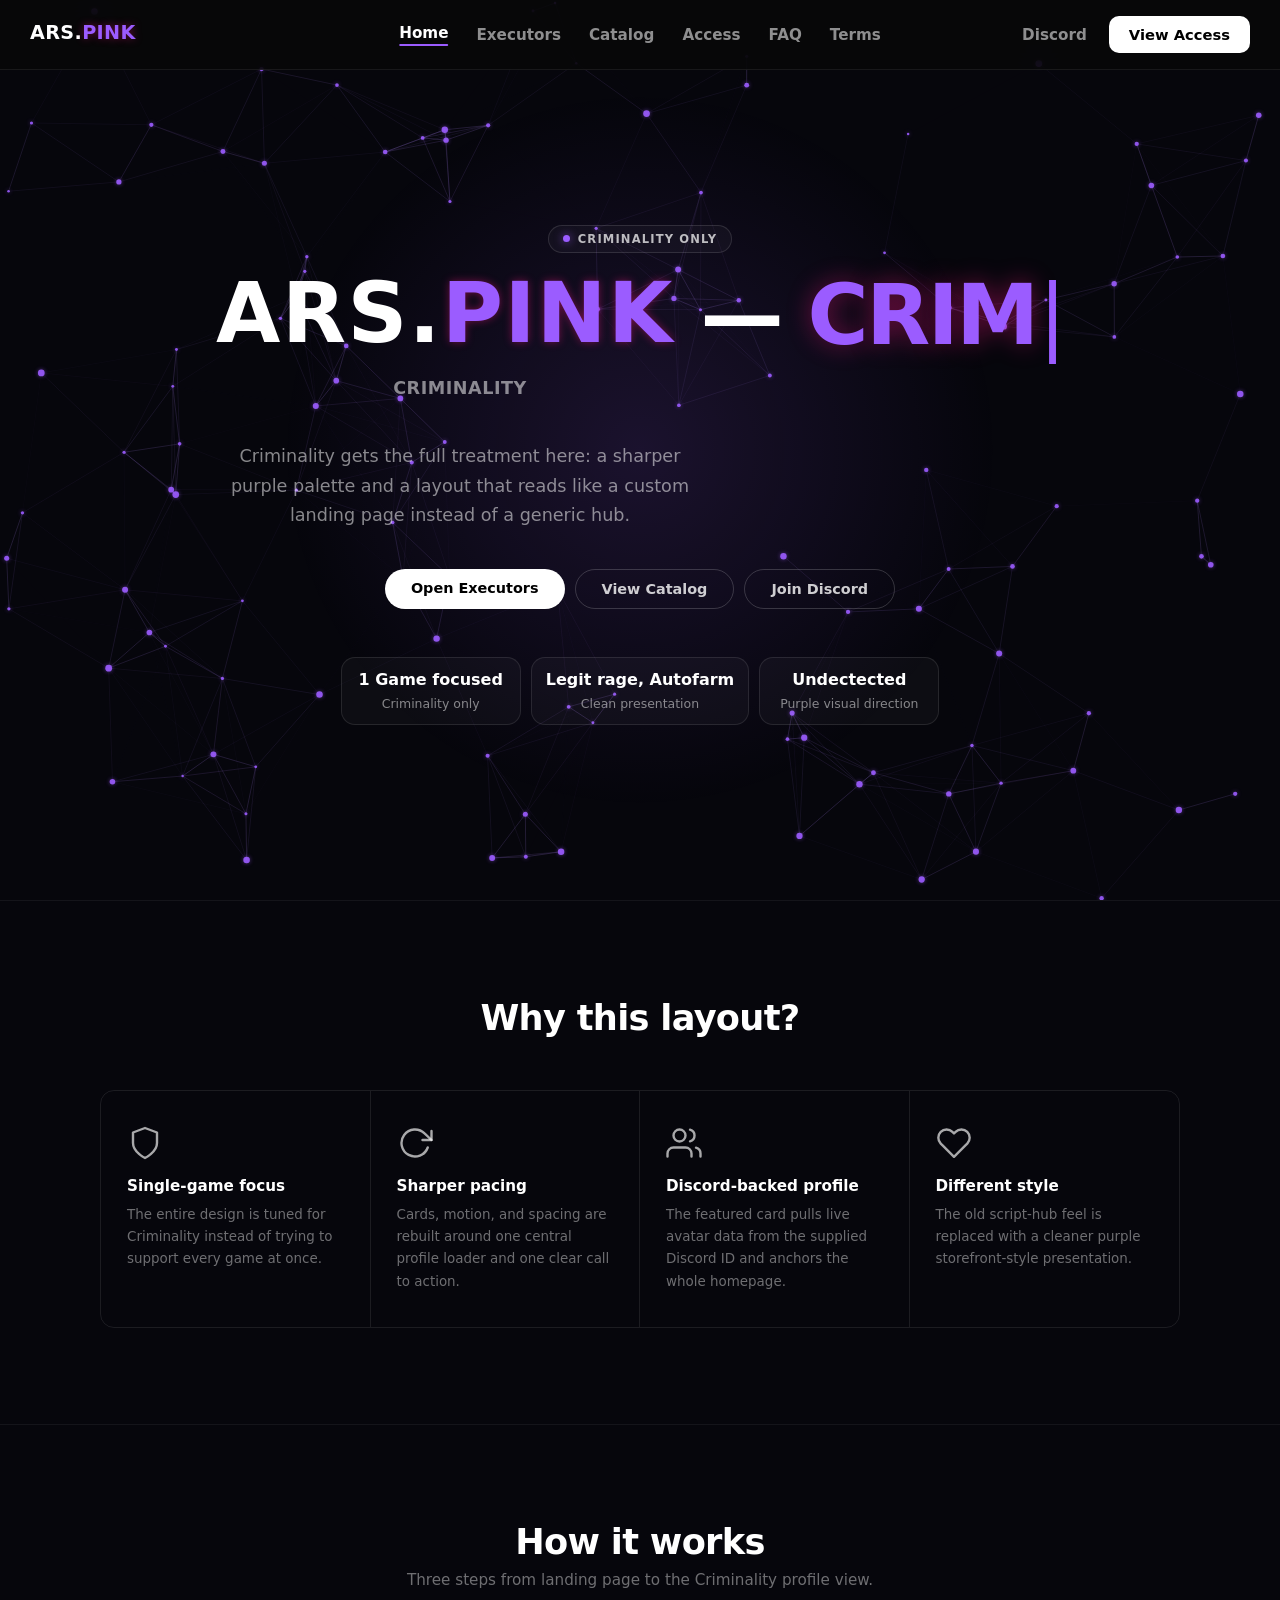
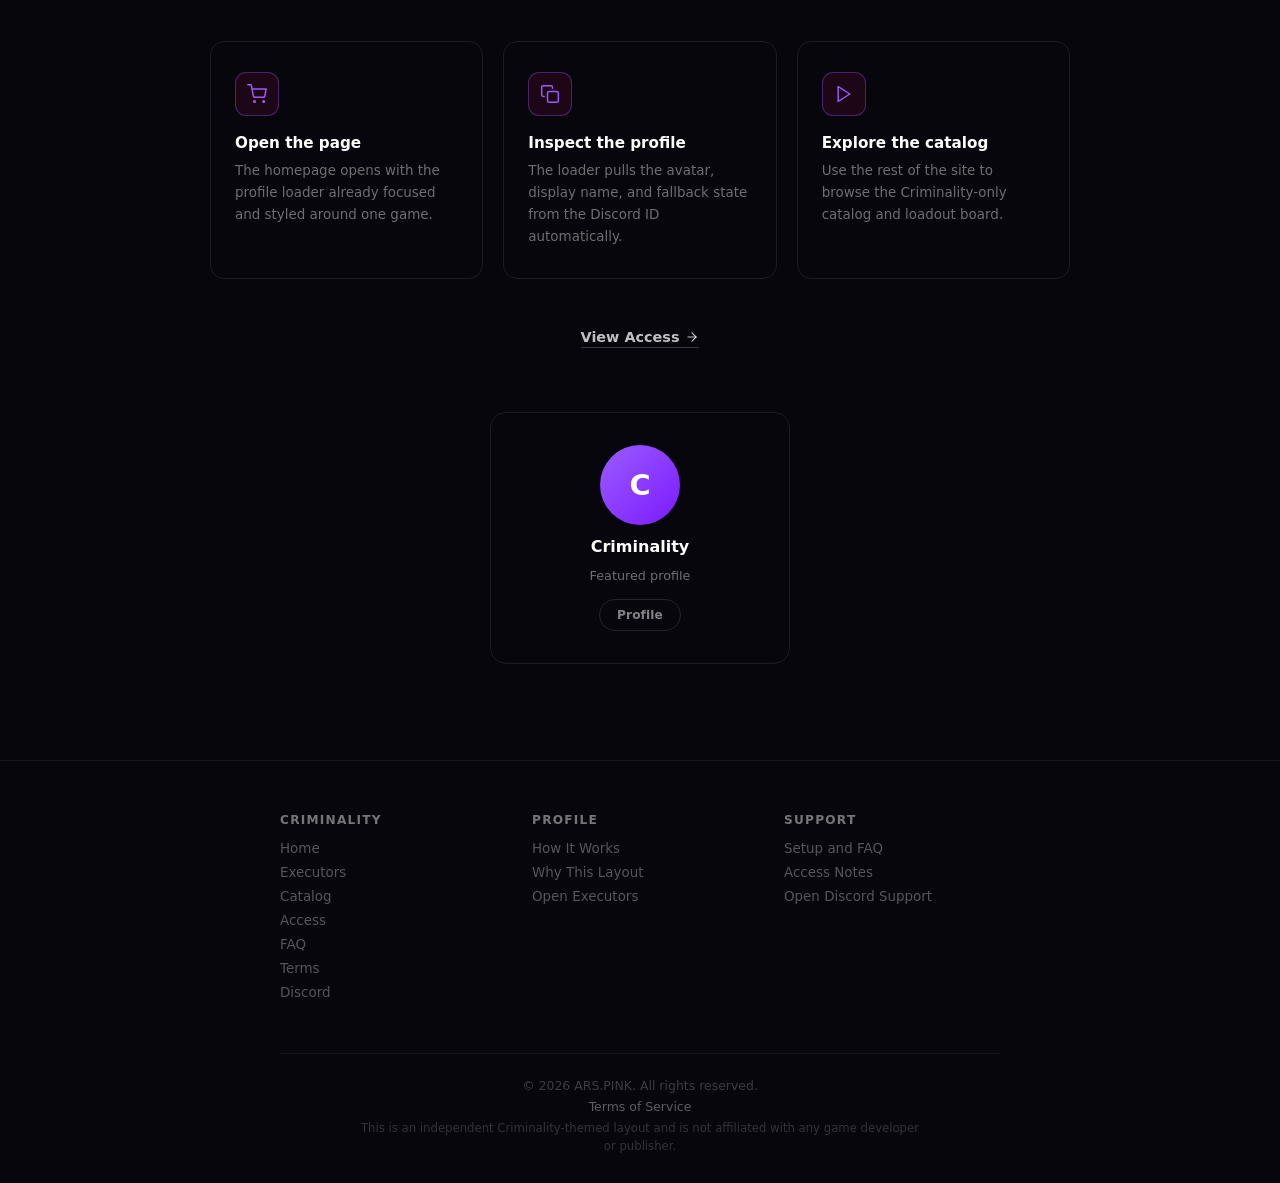
<file: index.html>
﻿<!DOCTYPE html>
<html lang="en">
<head>
  <meta charset="UTF-8" />
  <meta name="viewport" content="width=device-width, initial-scale=1.0" />
  <title>ARS.PINK - Criminality</title>
  <link rel="stylesheet" href="assets/css/site.css" />
</head>
<body>
<canvas id="pc"></canvas>

<!-- NAV -->
<nav>
  <a class="n-logo" href="index.html"><span class="brand-word">ARS.<span class="brand-ping">PINK</span></span></a>

  <div class="n-links">
    <a href="index.html" class="cur">Home</a>
    <a href="executors.html">Executors</a>
    <a href="games.html">Catalog</a>
    <a href="pricing.html">Access</a>
    <a href="faq.html">FAQ</a>
    <a href="tos.html">Terms</a>
  </div>

  <div class="n-right">
    <a class="n-txt" href="https://discord.gg/ANGyh3ftc8" target="_blank">Discord</a>
    <a class="n-buy" href="pricing.html">View Access</a>
  </div>
</nav>

<!-- HERO -->
<div class="hero hero-split">
  <div class="hero-copy">
    <div class="hero-kicker">Criminality only</div>
    <h1>
      <span class="brand-word">ARS.<span class="brand-ping">PINK</span></span>
      <span class="hero-type-wrap">
        &mdash; <span id="heroTypeAcronym" class="hero-type-acronym" aria-live="polite"></span><span class="hero-type-cursor" aria-hidden="true">|</span>
      </span>
    </h1>
    <p id="heroTypeFullname" class="hero-type-fullname" aria-live="polite">A purple landing page built around one game.</p>
    <p>Criminality gets the full treatment here: a sharper purple palette and a layout that reads like a custom landing page instead of a generic hub.</p>
    <div class="hero-btns">
      <a class="btn-wh" href="executors.html">Open Executors</a>
      <a class="btn-dk" href="games.html">View Catalog</a>
      <a class="btn-dk" href="https://discord.gg/ANGyh3ftc8" target="_blank">Join Discord</a>
    </div>
    <div class="hero-metric-row" aria-label="Project highlights">
      <div class="hero-metric"><strong>1 Game focused</strong><span>Criminality only</span></div>
      <div class="hero-metric"><strong>Legit rage, Autofarm</strong><span>Clean presentation</span></div>
      <div class="hero-metric"><strong>Undectected</strong><span>Purple visual direction</span></div>
    </div>
  </div>
</div>

<!-- WHY CHOOSE -->
<section class="sec" id="why">
  <div class="sec-head"><h2>Why this layout?</h2></div>
  <div class="why-row">
    <div class="why-card">
      <div class="why-ic">
        <svg viewBox="0 0 24 24"><path d="M12 22s8-4 8-10V5l-8-3-8 3v7c0 6 8 10 8 10z"/></svg>
      </div>
      <h3>Single-game focus</h3>
      <p>The entire design is tuned for Criminality instead of trying to support every game at once.</p>
    </div>
    <div class="why-card">
      <div class="why-ic">
        <svg viewBox="0 0 24 24"><polyline points="23 4 23 10 17 10"/><path d="M20.49 15a9 9 0 1 1-2.12-9.36L23 10"/></svg>
      </div>
      <h3>Sharper pacing</h3>
      <p>Cards, motion, and spacing are rebuilt around one central profile loader and one clear call to action.</p>
    </div>
    <div class="why-card">
      <div class="why-ic">
        <svg viewBox="0 0 24 24"><path d="M17 21v-2a4 4 0 0 0-4-4H5a4 4 0 0 0-4 4v2"/><circle cx="9" cy="7" r="4"/><path d="M23 21v-2a4 4 0 0 0-3-3.87"/><path d="M16 3.13a4 4 0 0 1 0 7.75"/></svg>
      </div>
      <h3>Discord-backed profile</h3>
      <p>The featured card pulls live avatar data from the supplied Discord ID and anchors the whole homepage.</p>
    </div>
    <div class="why-card">
      <div class="why-ic">
        <svg viewBox="0 0 24 24"><path d="M20.84 4.61a5.5 5.5 0 0 0-7.78 0L12 5.67l-1.06-1.06a5.5 5.5 0 0 0-7.78 7.78l1.06 1.06L12 21.23l7.78-7.78 1.06-1.06a5.5 5.5 0 0 0 0-7.78z"/></svg>
      </div>
      <h3>Different style</h3>
      <p>The old script-hub feel is replaced with a cleaner purple storefront-style presentation.</p>
    </div>
  </div>
</section>

<!-- HOW IT WORKS -->
<section class="sec" id="how">
  <div class="sec-head">
    <h2>How it works</h2>
    <p>Three steps from landing page to the Criminality profile view.</p>
  </div>
  <div class="how-grid">
    <div class="how-card">
      <div class="how-ic">
        <svg viewBox="0 0 24 24"><circle cx="9" cy="21" r="1"/><circle cx="20" cy="21" r="1"/><path d="M1 1h4l2.68 13.39a2 2 0 0 0 2 1.61h9.72a2 2 0 0 0 2-1.61L23 6H6"/></svg>
      </div>
      <h3>Open the page</h3>
      <p>The homepage opens with the profile loader already focused and styled around one game.</p>
    </div>
    <div class="how-card">
      <div class="how-ic">
        <svg viewBox="0 0 24 24"><rect x="9" y="9" width="13" height="13" rx="2"/><path d="M5 15H4a2 2 0 0 1-2-2V4a2 2 0 0 1 2-2h9a2 2 0 0 1 2 2v1"/></svg>
      </div>
      <h3>Inspect the profile</h3>
      <p>The loader pulls the avatar, display name, and fallback state from the Discord ID automatically.</p>
    </div>
    <div class="how-card">
      <div class="how-ic">
        <svg viewBox="0 0 24 24"><polygon points="5 3 19 12 5 21 5 3"/></svg>
      </div>
      <h3>Explore the catalog</h3>
      <p>Use the rest of the site to browse the Criminality-only catalog and loadout board.</p>
    </div>
  </div>
  <div class="how-cta">
    <a href="pricing.html">
      View Access
      <svg viewBox="0 0 24 24"><line x1="5" y1="12" x2="19" y2="12"/><polyline points="12 5 19 12 12 19"/></svg>
    </a>
  </div>

  <div class="team-grid">
    <div class="team-card js-team-card" data-discord-id="511514401262796815" data-fallback-name="Criminality" data-role="Featured profile">
      <div class="team-avatar js-team-avatar">C</div>
      <div class="team-name js-team-name">Criminality</div>
      <div class="team-role js-team-role">Featured profile</div>
      <div class="team-links">
        <a class="js-team-discord" href="https://discord.gg/ANGyh3ftc8" target="_blank" title="Discord Profile">
          <span class="team-link-label">Profile</span>
        </a>
      </div>
    </div>
  </div>
</section>

<!-- FOOTER -->
<footer>
  <div class="foot-grid">
    <div class="foot-col">
      <h4>Criminality</h4>
      <a href="index.html">Home</a>
      <a href="executors.html">Executors</a>
      <a href="games.html">Catalog</a>
      <a href="pricing.html">Access</a>
      <a href="faq.html">FAQ</a>
      <a href="tos.html">Terms</a>
      <a href="https://discord.gg/ANGyh3ftc8" target="_blank">Discord</a>
    </div>
    <div class="foot-col">
      <h4>Profile</h4>
      <a href="index.html#how">How It Works</a>
      <a href="index.html#why">Why This Layout</a>
      <a href="executors.html">Open Executors</a>
    </div>
    <div class="foot-col">
      <h4>Support</h4>
      <a href="faq.html">Setup and FAQ</a>
      <a href="pricing.html">Access Notes</a>
      <a href="https://discord.gg/ANGyh3ftc8" target="_blank">Open Discord Support</a>
    </div>
  </div>
  <div class="foot-bottom">
    <span>&copy; 2026 ARS.PINK. All rights reserved.</span>
    <a href="tos.html">Terms of Service</a>
    <p class="foot-disclaimer">This is an independent Criminality-themed layout and is not affiliated with any game developer or publisher.</p>
  </div>
</footer>

<script src="assets/js/site.js?v=20260513m1"></script>
<script src="assets/js/home-games.js"></script>
<script src="assets/js/home-team.js"></script>
</body>
</html>
</file>
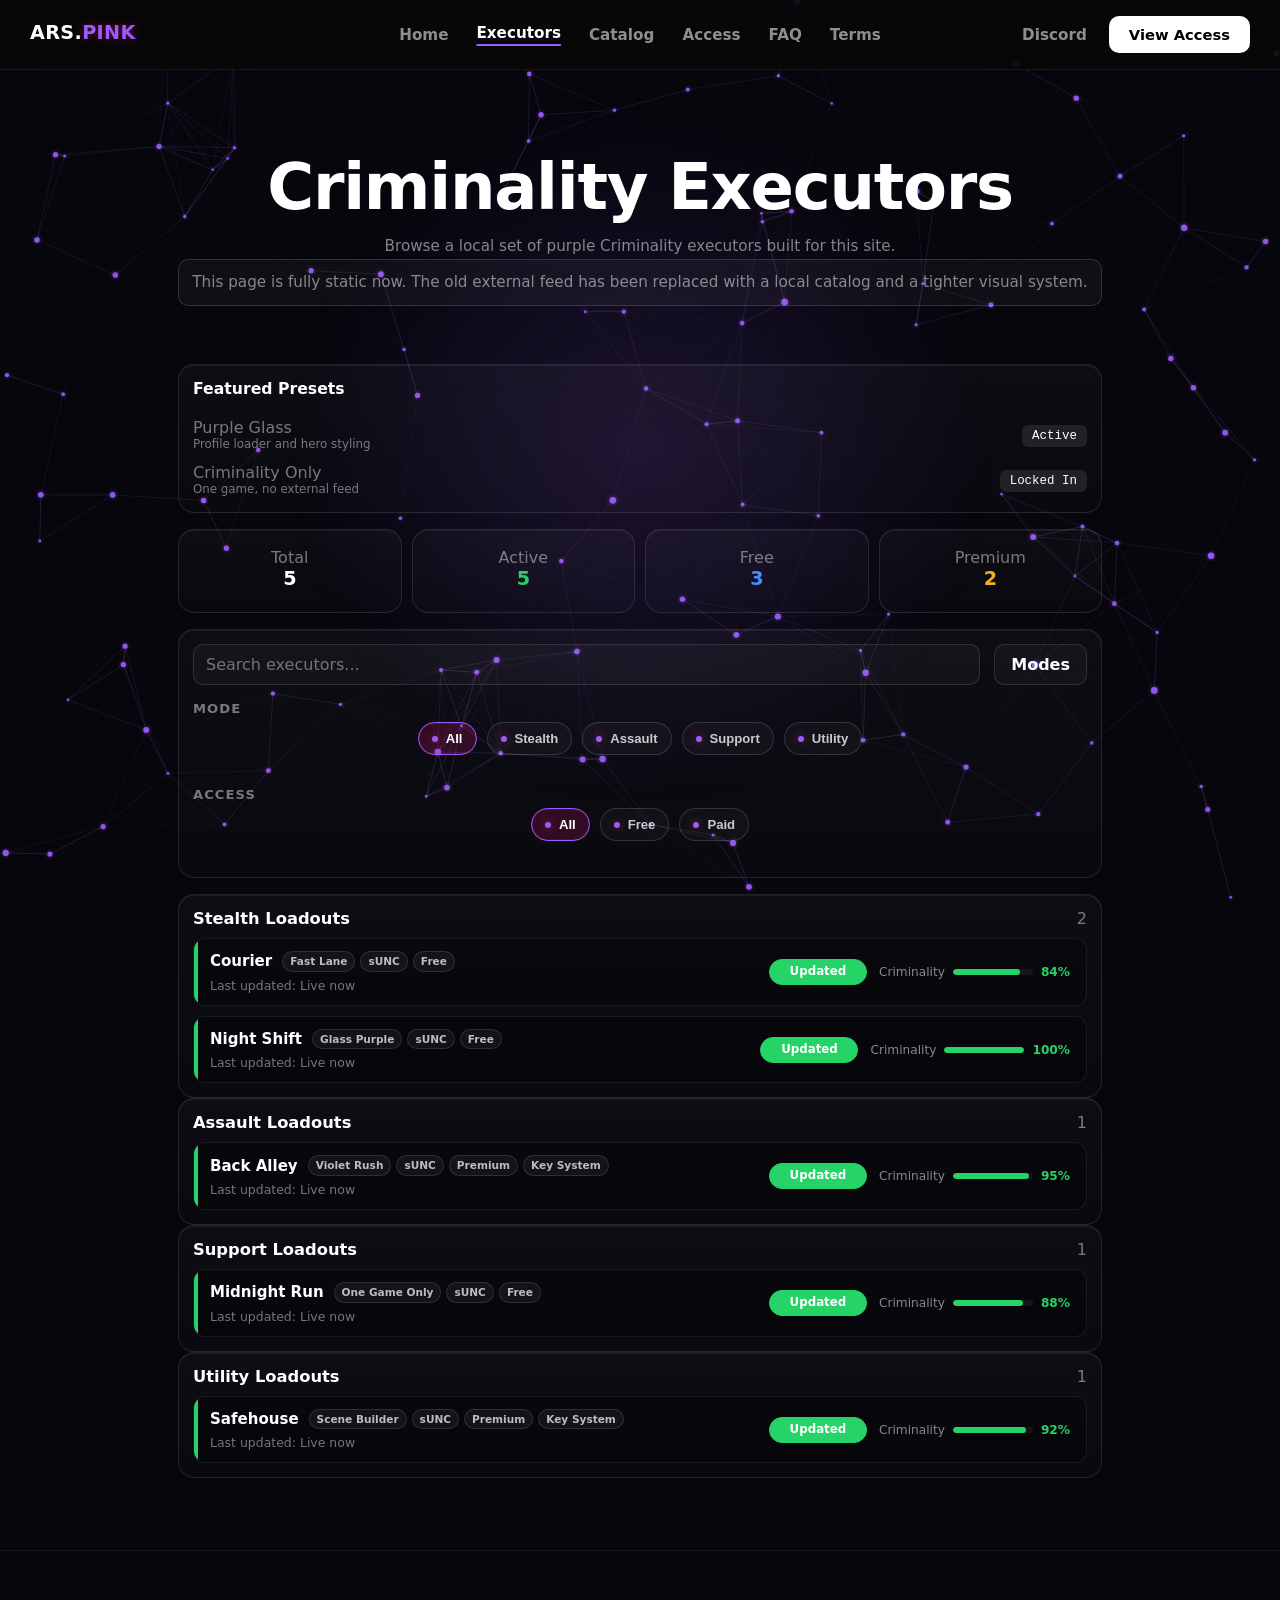
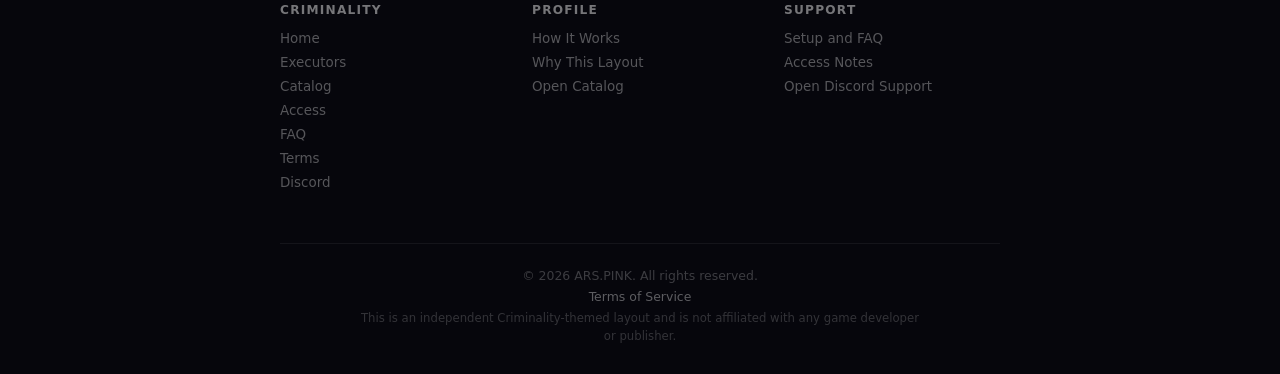
<file: executors.html>
<!DOCTYPE html>
<html lang="en">
<head>
  <meta charset="UTF-8" />
  <meta name="viewport" content="width=device-width, initial-scale=1.0" />
  <title>ARS.PINK - Criminality Executors</title>
  <link rel="stylesheet" href="assets/css/site.css" />
</head>
<body>
<canvas id="pc"></canvas>

<nav>
  <a class="n-logo" href="index.html"><span class="brand-word">ARS.<span class="brand-ping">PINK</span></span></a>

  <div class="n-links">
    <a href="index.html">Home</a>
    <a href="executors.html" class="cur">Executors</a>
    <a href="games.html">Catalog</a>
    <a href="pricing.html">Access</a>
    <a href="faq.html">FAQ</a>
    <a href="tos.html">Terms</a>
  </div>

  <div class="n-right">
    <a class="n-txt" href="https://discord.gg/ANGyh3ftc8" target="_blank">Discord</a>
    <a class="n-buy" href="pricing.html">View Access</a>
  </div>
</nav>

<main class="page-wrap exec-shell">
  <section class="policy-hero exec-hero">
    <h1>Criminality Executors</h1>
    <p>Browse a local set of purple Criminality executors built for this site.</p>
    <p class="exec-hero-note">This page is fully static now. The old external feed has been replaced with a local catalog and a tighter visual system.</p>
  </section>

  <section class="versions-panel">
    <div class="versions-head">
      <h2>Featured Presets</h2>
    </div>
    <div class="version-list" id="versionCards">
      <article class="version-item">
        <div>
          <p class="version-label">Loading presets</p>
          <p class="version-date">The Criminality board is building its cards now.</p>
        </div>
        <div class="version-tag">Purple</div>
      </article>
    </div>
  </section>

  <section class="stat-grid">
    <article class="stat-card">
      <div>
        <p class="stat-label">Total</p>
        <strong id="statTotal">0</strong>
      </div>
    </article>
    <article class="stat-card">
      <div>
        <p class="stat-label">Active</p>
        <strong id="statWorking">0</strong>
      </div>
    </article>
    <article class="stat-card">
      <div>
        <p class="stat-label">Free</p>
        <strong id="statFree">0</strong>
      </div>
    </article>
    <article class="stat-card">
      <div>
        <p class="stat-label">Premium</p>
        <strong id="statPaid">0</strong>
      </div>
    </article>
  </section>

  <section class="exec-toolbar">
    <div class="exec-toolbar-top exec-toolbar-simple">
      <div class="exec-search-wrap">
        <input id="searchExecutors" class="exec-search" type="search" placeholder="Search executors..." />
      </div>
      <button id="toggleFilters" class="exec-filter-toggle" type="button" aria-expanded="false" aria-controls="execFilters">Modes</button>
    </div>

    <div id="execFilters" class="exec-filters-drawer" hidden>
      <div class="exec-filter-group">
        <h3>Mode</h3>
        <div class="policy-nav" id="platformFilters" aria-label="Mode filters">
          <button class="policy-chip is-active" type="button" data-value="All">All</button>
          <button class="policy-chip" type="button" data-value="Stealth">Stealth</button>
          <button class="policy-chip" type="button" data-value="Assault">Assault</button>
          <button class="policy-chip" type="button" data-value="Support">Support</button>
          <button class="policy-chip" type="button" data-value="Utility">Utility</button>
        </div>
      </div>

      <div class="exec-filter-group">
        <h3>Access</h3>
        <div class="policy-nav" id="priceFilters" aria-label="Price filters">
          <button class="policy-chip is-active" type="button" data-value="All">All</button>
          <button class="policy-chip" type="button" data-value="Free">Free</button>
          <button class="policy-chip" type="button" data-value="Paid">Paid</button>
        </div>
      </div>
    </div>
  </section>

  <section id="executorSections">
    <div class="policy-card">
      <h2>Loading executors</h2>
      <p>The local Criminality catalog is preparing the first set of cards.</p>
    </div>
  </section>
</main>

<footer>
  <div class="foot-grid">
    <div class="foot-col">
      <h4>Criminality</h4>
      <a href="index.html">Home</a>
      <a href="executors.html">Executors</a>
      <a href="games.html">Catalog</a>
      <a href="pricing.html">Access</a>
      <a href="faq.html">FAQ</a>
      <a href="tos.html">Terms</a>
      <a href="https://discord.gg/ANGyh3ftc8" target="_blank">Discord</a>
    </div>
    <div class="foot-col">
      <h4>Profile</h4>
      <a href="index.html#how">How It Works</a>
      <a href="index.html#why">Why This Layout</a>
      <a href="games.html">Open Catalog</a>
    </div>
    <div class="foot-col">
      <h4>Support</h4>
      <a href="faq.html">Setup and FAQ</a>
      <a href="pricing.html">Access Notes</a>
      <a href="https://discord.gg/ANGyh3ftc8" target="_blank">Open Discord Support</a>
    </div>
  </div>
  <div class="foot-bottom">
    <span>&copy; 2026 ARS.PINK. All rights reserved.</span>
    <a href="tos.html">Terms of Service</a>
    <p class="foot-disclaimer">This is an independent Criminality-themed layout and is not affiliated with any game developer or publisher.</p>
  </div>
</footer>

<script src="assets/js/site.js?v=20260513m1"></script>
<script src="assets/js/executors.js"></script>
</body>
</html>
</file>
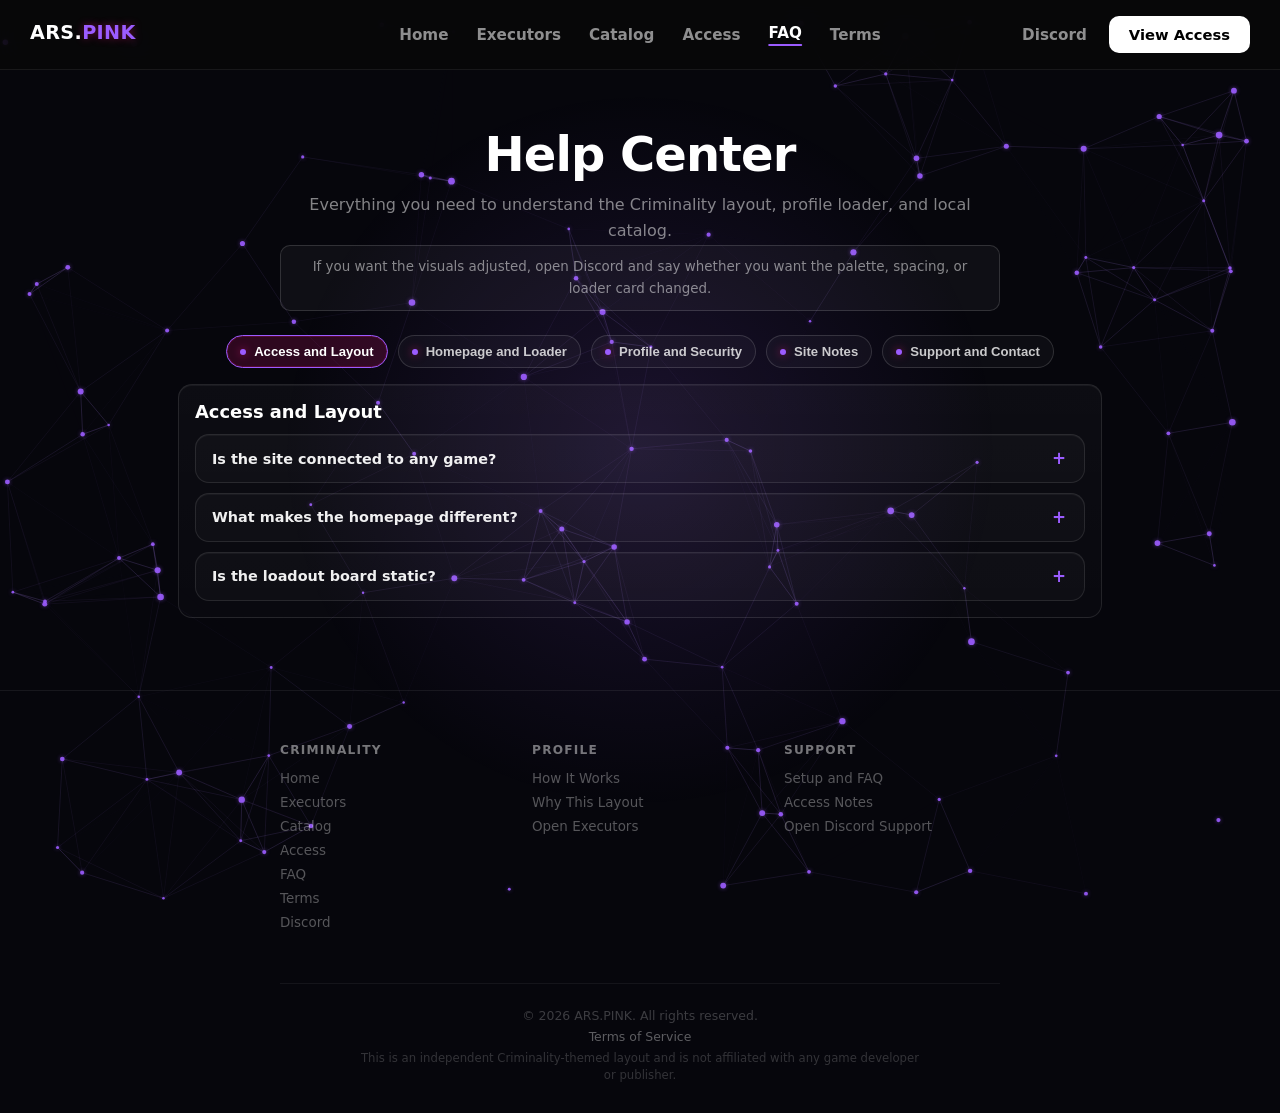
<file: faq.html>
<!DOCTYPE html>
<html lang="en">
<head>
  <meta charset="UTF-8" />
  <meta name="viewport" content="width=device-width, initial-scale=1.0" />
  <title>ARS.PINK - FAQ</title>
  <link rel="stylesheet" href="assets/css/site.css" />
</head>
<body>
<canvas id="pc"></canvas>

<nav>
  <a class="n-logo" href="index.html"><span class="brand-word">ARS.<span class="brand-ping">PINK</span></span></a>

  <div class="n-links">
    <a href="index.html">Home</a>
    <a href="executors.html">Executors</a>
    <a href="games.html">Catalog</a>
    <a href="pricing.html">Access</a>
    <a href="faq.html" class="cur">FAQ</a>
    <a href="tos.html">Terms</a>
  </div>

  <div class="n-right">
    <a class="n-txt" href="https://discord.gg/ANGyh3ftc8" target="_blank">Discord</a>
    <a class="n-buy" href="pricing.html">View Access</a>
  </div>
</nav>

<main class="page-wrap faq-shell">
  <section class="policy-hero faq-hero">
    <h1>Help Center</h1>
    <p>Everything you need to understand the Criminality layout, profile loader, and local catalog.</p>
    <p class="faq-hero-note">If you want the visuals adjusted, open Discord and say whether you want the palette, spacing, or loader card changed.</p>
  </section>

  <section class="faq-tabs" aria-label="FAQ categories" role="tablist">
    <button class="policy-chip faq-tab is-active" id="purchase-tab" type="button" role="tab" aria-selected="true" aria-controls="purchase" data-faq-tab="purchase">Access and Layout</button>
    <button class="policy-chip faq-tab" id="setup-tab" type="button" role="tab" aria-selected="false" aria-controls="setup" data-faq-tab="setup">Homepage and Loader</button>
    <button class="policy-chip faq-tab" id="account-tab" type="button" role="tab" aria-selected="false" aria-controls="account" data-faq-tab="account">Profile and Security</button>
    <button class="policy-chip faq-tab" id="billing-tab" type="button" role="tab" aria-selected="false" aria-controls="billing" data-faq-tab="billing">Site Notes</button>
    <button class="policy-chip faq-tab" id="support-tab" type="button" role="tab" aria-selected="false" aria-controls="support" data-faq-tab="support">Support and Contact</button>
  </section>

  <section class="policy-sections faq-main">
      <article class="policy-card faq-block is-active" id="purchase" role="tabpanel" aria-labelledby="purchase-tab" data-faq-panel>
        <h2>Access and Layout</h2>
        <details class="faq-qa">
          <summary>Is the site connected to any game?</summary>
          <p>No. This is a static site concept and there is no game connection in the code.</p>
        </details>
        <details class="faq-qa">
          <summary>What makes the homepage different?</summary>
          <p>The homepage is split into a bold copy column and a live Discord profile loader for the featured ID.</p>
        </details>
        <details class="faq-qa">
          <summary>Is the loadout board static?</summary>
          <p>Yes. The old API-driven feed was replaced with local Criminality loadout data.</p>
        </details>
      </article>

      <article class="policy-card faq-block" id="setup" role="tabpanel" hidden aria-labelledby="setup-tab" data-faq-panel>
        <h2>Homepage and Loader</h2>
        <details class="faq-qa">
          <summary>What ID is loaded on the homepage?</summary>
          <p>The featured profile uses Discord ID 511514401262796815.</p>
        </details>
        <details class="faq-qa">
          <summary>What happens if the profile request fails?</summary>
          <p>The card falls back to the supplied name and initial while keeping the layout intact.</p>
        </details>
        <details class="faq-qa">
          <summary>Is the motion effect heavy?</summary>
          <p>No. It is intentionally noticeable but kept under control so the page feels polished instead of noisy.</p>
        </details>
      </article>

      <article class="policy-card faq-block" id="account" role="tabpanel" hidden aria-labelledby="account-tab" data-faq-panel>
        <h2>Profile and Security</h2>
        <details class="faq-qa">
          <summary>Can I change the featured profile?</summary>
          <p>Yes. Swap the Discord ID in the homepage card if you want a different profile loader target.</p>
        </details>
        <details class="faq-qa">
          <summary>What if I want a different layout style?</summary>
          <p>Open Discord and describe the palette or composition changes you want. The structure is easy to retheme.</p>
        </details>
        <details class="faq-qa">
          <summary>Is the site tied to any account system?</summary>
          <p>No. There is no login or account backend attached to this version.</p>
        </details>
      </article>

      <article class="policy-card faq-block" id="billing" role="tabpanel" hidden aria-labelledby="billing-tab" data-faq-panel>
        <h2>Site Notes</h2>
        <details class="faq-qa">
          <summary>Is any of this live data?</summary>
          <p>Only the Discord profile lookup is live. Everything else is intentionally local and static.</p>
        </details>
        <details class="faq-qa">
          <summary>Why is there no external feed?</summary>
          <p>The site was rewritten to avoid the old executor API and keep the concept self-contained.</p>
        </details>
        <details class="faq-qa">
          <summary>Can I reuse this layout for other games?</summary>
          <p>Yes, but this version is intentionally scoped to Criminality only.</p>
        </details>
        <details class="faq-qa">
          <summary>Does the site work on mobile?</summary>
          <p>Yes. The new layout is responsive and keeps the profile loader readable on smaller screens.</p>
        </details>
      </article>

      <article class="policy-card faq-block faq-support" id="support" role="tabpanel" hidden aria-labelledby="support-tab" data-faq-panel>
        <h2>Support and Contact</h2>
        <p>Need direct help? Open Discord and describe the exact section you want changed.</p>
        <div class="policy-actions">
          <a class="policy-btn policy-btn-primary" href="https://discord.gg/ANGyh3ftc8" target="_blank">Open Discord Support</a>
          <a class="policy-btn policy-btn-ghost" href="pricing.html">View Access Notes</a>
          <a class="policy-btn policy-btn-ghost" href="tos.html">Read Terms</a>
        </div>
      </article>
  </section>
</main>

<footer>
  <div class="foot-grid">
    <div class="foot-col">
      <h4>Criminality</h4>
      <a href="index.html">Home</a>
      <a href="executors.html">Executors</a>
      <a href="games.html">Catalog</a>
      <a href="pricing.html">Access</a>
      <a href="faq.html">FAQ</a>
      <a href="tos.html">Terms</a>
      <a href="https://discord.gg/ANGyh3ftc8" target="_blank">Discord</a>
    </div>
    <div class="foot-col">
      <h4>Profile</h4>
      <a href="index.html#how">How It Works</a>
      <a href="index.html#why">Why This Layout</a>
      <a href="executors.html">Open Executors</a>
    </div>
    <div class="foot-col">
      <h4>Support</h4>
      <a href="faq.html">Setup and FAQ</a>
      <a href="pricing.html">Access Notes</a>
      <a href="https://discord.gg/ANGyh3ftc8" target="_blank">Open Discord Support</a>
    </div>
  </div>
  <div class="foot-bottom">
    <span>&copy; 2026 ARS.PINK. All rights reserved.</span>
    <a href="tos.html">Terms of Service</a>
    <p class="foot-disclaimer">This is an independent Criminality-themed layout and is not affiliated with any game developer or publisher.</p>
  </div>
</footer>

<script src="assets/js/site.js?v=20260513m1"></script>
</body>
</html>
</file>
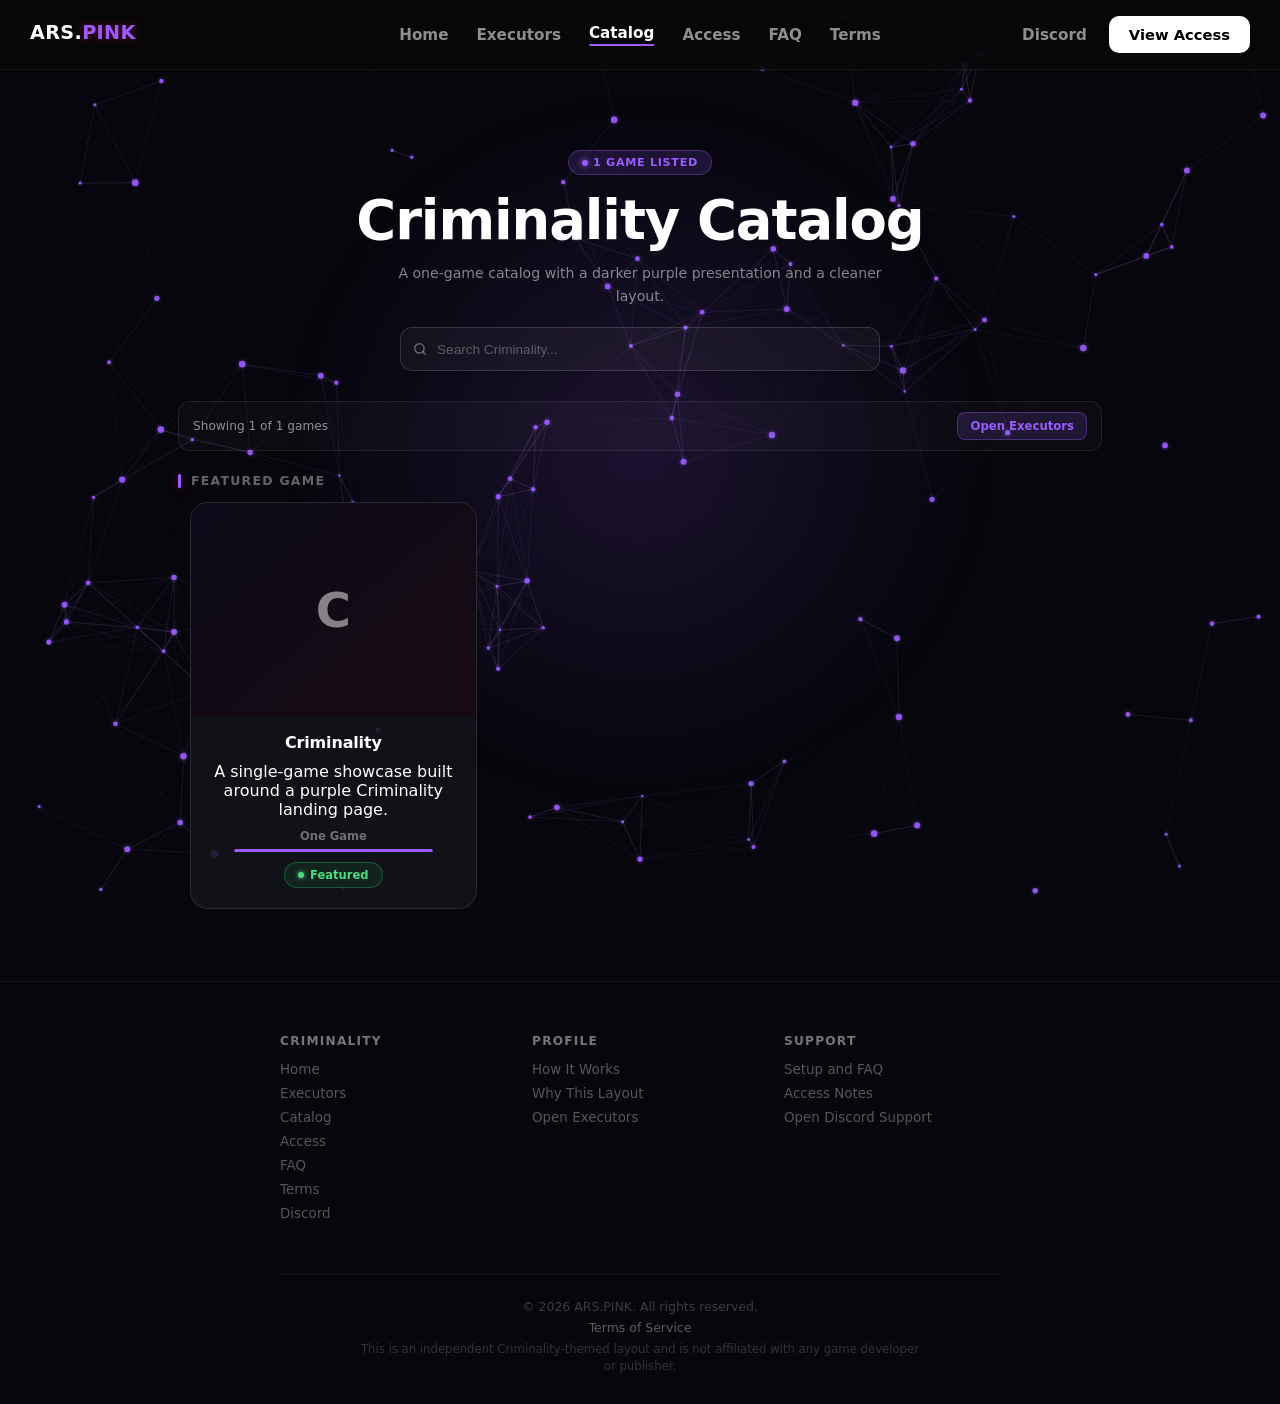
<file: games.html>
<!DOCTYPE html>
<html lang="en">
<head>
  <meta charset="UTF-8" />
  <meta name="viewport" content="width=device-width, initial-scale=1.0" />
  <title>ARS.PINK - Criminality Catalog</title>
  <link rel="stylesheet" href="assets/css/site.css" />
</head>
<body>
<canvas id="pc"></canvas>

<nav>
  <a class="n-logo" href="index.html"><span class="brand-word">ARS.<span class="brand-ping">PINK</span></span></a>

  <div class="n-links">
    <a href="index.html">Home</a>
    <a href="executors.html">Executors</a>
    <a href="games.html" class="cur">Catalog</a>
    <a href="pricing.html">Access</a>
    <a href="faq.html">FAQ</a>
    <a href="tos.html">Terms</a>
  </div>

  <div class="n-right">
    <a class="n-txt" href="https://discord.gg/ANGyh3ftc8" target="_blank">Discord</a>
    <a class="n-buy" href="pricing.html">View Access</a>
  </div>
</nav>

<main class="page-wrap games-shell">
  <section class="games-top">
    <span class="games-chip" id="gamesSupportedChip">1 Game Listed</span>
    <h1>Criminality Catalog</h1>
    <p class="games-sub">A one-game catalog with a darker purple presentation and a cleaner layout.</p>

    <div class="games-search-wrap">
      <input id="gamesSearch" class="games-search" type="search" placeholder="Search Criminality..." aria-label="Search games" />
    </div>
  </section>

  <section class="games-toolbar" aria-label="Games toolbar">
    <span id="gamesResultsLabel">Showing 1 game</span>
    <div class="games-toolbar-right">
      <a class="games-toolbar-link" href="executors.html">Open Executors</a>
    </div>
  </section>

  <section class="games-grid-wrap">
    <h2>Featured Game</h2>
    <div id="gamesGrid" class="games-grid" aria-label="Supported games list"></div>
  </section>
</main>

<footer>
  <div class="foot-grid">
    <div class="foot-col">
      <h4>Criminality</h4>
      <a href="index.html">Home</a>
      <a href="executors.html">Executors</a>
      <a href="games.html">Catalog</a>
      <a href="pricing.html">Access</a>
      <a href="faq.html">FAQ</a>
      <a href="tos.html">Terms</a>
      <a href="https://discord.gg/ANGyh3ftc8" target="_blank">Discord</a>
    </div>
    <div class="foot-col">
      <h4>Profile</h4>
      <a href="index.html#how">How It Works</a>
      <a href="index.html#why">Why This Layout</a>
      <a href="executors.html">Open Executors</a>
    </div>
    <div class="foot-col">
      <h4>Support</h4>
      <a href="faq.html">Setup and FAQ</a>
      <a href="pricing.html">Access Notes</a>
      <a href="https://discord.gg/ANGyh3ftc8" target="_blank">Open Discord Support</a>
    </div>
  </div>
  <div class="foot-bottom">
    <span>&copy; 2026 ARS.PINK. All rights reserved.</span>
    <a href="tos.html">Terms of Service</a>
    <p class="foot-disclaimer">This is an independent Criminality-themed layout and is not affiliated with any game developer or publisher.</p>
  </div>
</footer>

<script src="assets/js/site.js?v=20260513m1"></script>
<script src="assets/js/games.js"></script>
</body>
</html>
</file>
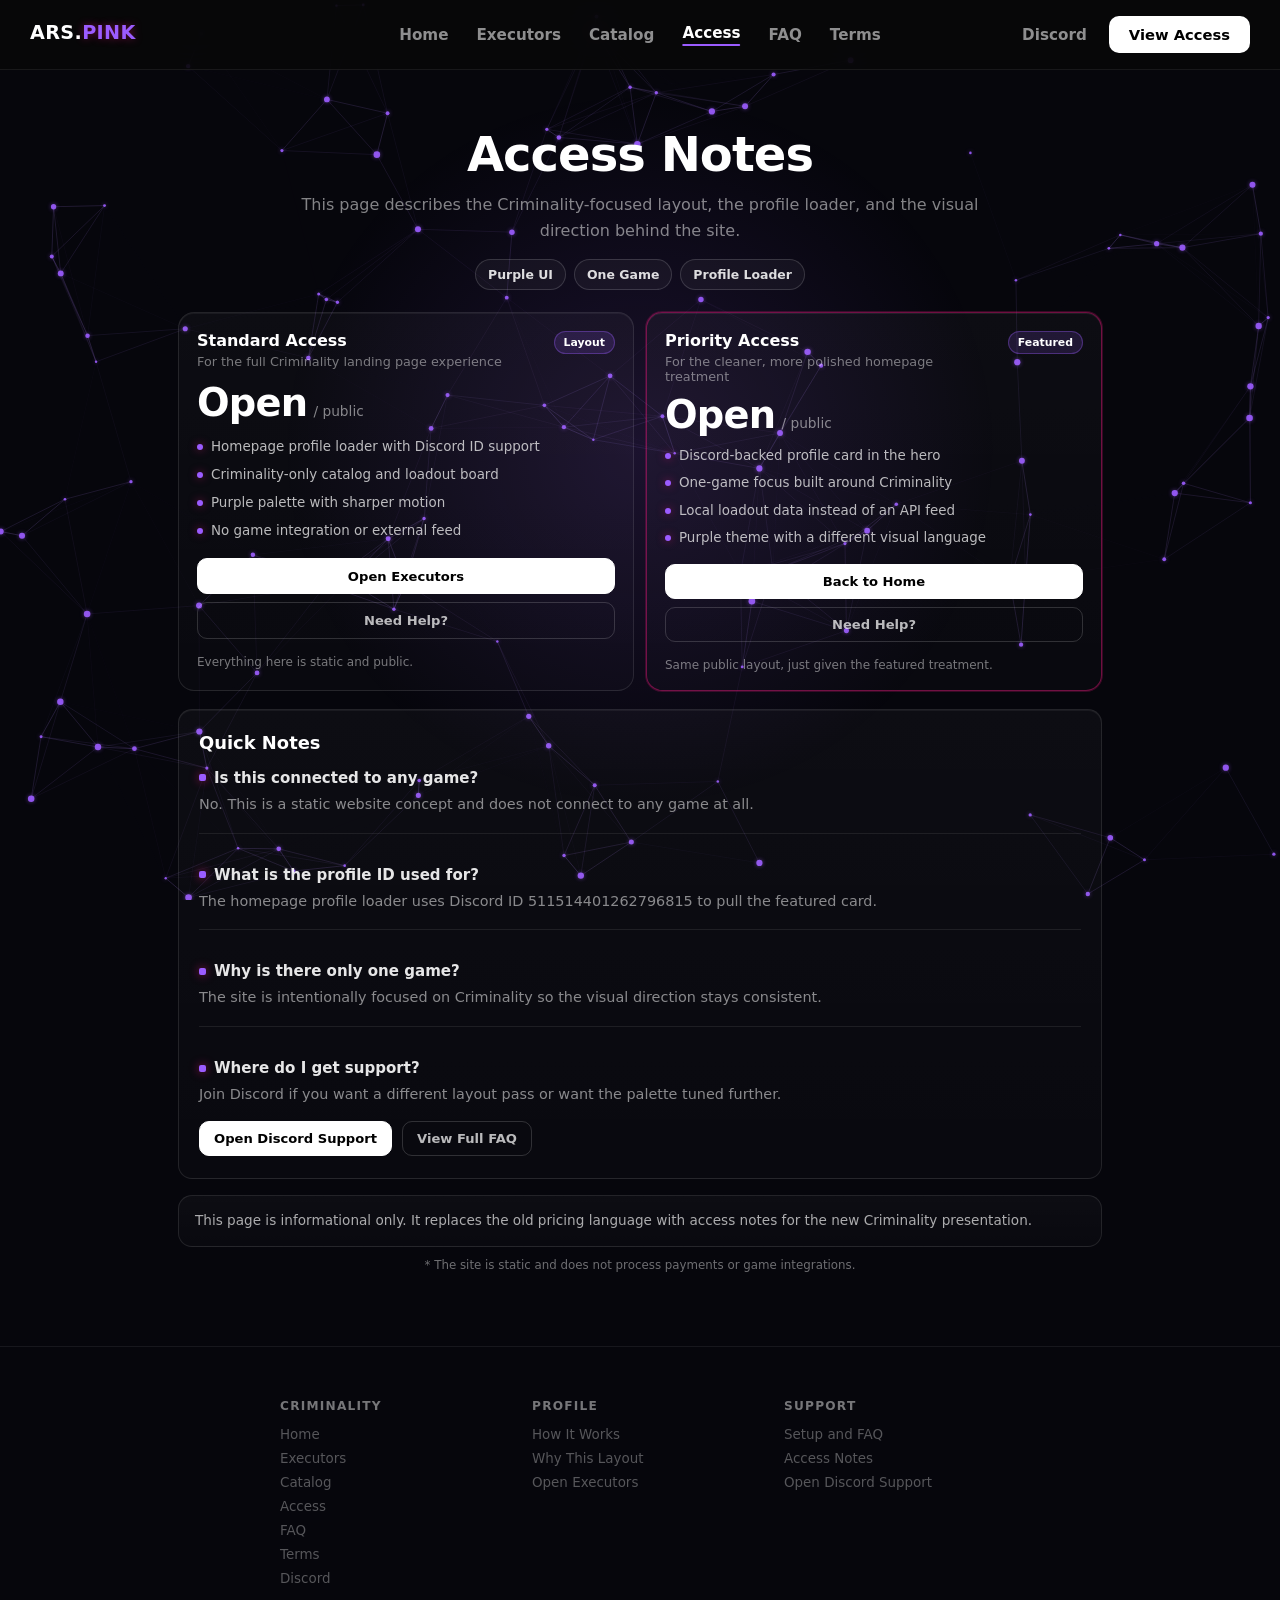
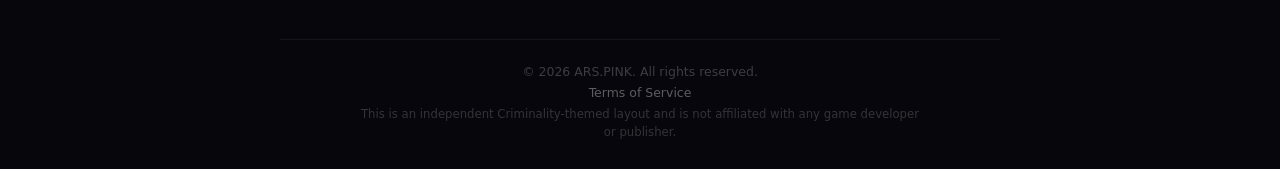
<file: pricing.html>
<!DOCTYPE html>
<html lang="en">
<head>
  <meta charset="UTF-8" />
  <meta name="viewport" content="width=device-width, initial-scale=1.0" />
  <title>ARS.PINK - Access</title>
  <link rel="stylesheet" href="assets/css/site.css" />
</head>
<body>
<canvas id="pc"></canvas>

<nav>
  <a class="n-logo" href="index.html"><span class="brand-word">ARS.<span class="brand-ping">PINK</span></span></a>

  <div class="n-links">
    <a href="index.html">Home</a>
    <a href="executors.html">Executors</a>
    <a href="games.html">Catalog</a>
    <a href="pricing.html" class="cur">Access</a>
    <a href="faq.html">FAQ</a>
    <a href="tos.html">Terms</a>
  </div>

  <div class="n-right">
    <a class="n-txt" href="https://discord.gg/ANGyh3ftc8" target="_blank">Discord</a>
    <a class="n-buy" href="pricing.html">View Access</a>
  </div>
</nav>

<main class="page-wrap pricing-shell">
  <section class="policy-hero pricing-hero">
    <h1>Access Notes</h1>
    <p>This page describes the Criminality-focused layout, the profile loader, and the visual direction behind the site.</p>
    <div class="pricing-pill-row" aria-label="Pricing highlights">
      <span class="pricing-pill">Purple UI</span>
      <span class="pricing-pill">One Game</span>
      <span class="pricing-pill">Profile Loader</span>
    </div>
  </section>

  <section class="pricing-grid">
    <article class="price-card">
      <div class="price-card-top">
        <div>
          <h2 class="price-title">Standard Access</h2>
          <p class="price-sub">For the full Criminality landing page experience</p>
        </div>
        <span class="price-badge">Layout</span>
      </div>
      <div class="price-amount">
        <strong>Open</strong>
        <span>/ public</span>
      </div>
      <ul class="price-list">
        <li>Homepage profile loader with Discord ID support</li>
        <li>Criminality-only catalog and loadout board</li>
        <li>Purple palette with sharper motion</li>
        <li>No game integration or external feed</li>
      </ul>
      <div class="price-actions">
        <a class="policy-btn policy-btn-primary" href="executors.html">Open Executors</a>
        <a class="policy-btn policy-btn-ghost" href="https://discord.gg/ANGyh3ftc8" target="_blank">Need Help?</a>
      </div>
      <p class="price-meta">Everything here is static and public.</p>
    </article>

    <article class="price-card is-featured">
      <div class="price-card-top">
        <div>
          <h2 class="price-title">Priority Access</h2>
          <p class="price-sub">For the cleaner, more polished homepage treatment</p>
        </div>
        <span class="price-badge">Featured</span>
      </div>
      <div class="price-amount">
        <strong>Open</strong>
        <span>/ public</span>
      </div>
      <ul class="price-list">
        <li>Discord-backed profile card in the hero</li>
        <li>One-game focus built around Criminality</li>
        <li>Local loadout data instead of an API feed</li>
        <li>Purple theme with a different visual language</li>
      </ul>
      <div class="price-actions">
        <a class="policy-btn policy-btn-primary" href="index.html">Back to Home</a>
        <a class="policy-btn policy-btn-ghost" href="https://discord.gg/ANGyh3ftc8" target="_blank">Need Help?</a>
      </div>
      <p class="price-meta">Same public layout, just given the featured treatment.</p>
    </article>
  </section>

  <section class="pricing-faq policy-card">
    <h2>Quick Notes</h2>
    <div class="faq-item">
      <h3>Is this connected to any game?</h3>
      <p>No. This is a static website concept and does not connect to any game at all.</p>
    </div>
    <div class="faq-item">
      <h3>What is the profile ID used for?</h3>
      <p>The homepage profile loader uses Discord ID 511514401262796815 to pull the featured card.</p>
    </div>
    <div class="faq-item">
      <h3>Why is there only one game?</h3>
      <p>The site is intentionally focused on Criminality so the visual direction stays consistent.</p>
    </div>
    <div class="faq-item">
      <h3>Where do I get support?</h3>
      <p>Join Discord if you want a different layout pass or want the palette tuned further.</p>
    </div>
    <div class="policy-actions">
      <a class="policy-btn policy-btn-primary" href="https://discord.gg/ANGyh3ftc8" target="_blank">Open Discord Support</a>
      <a class="policy-btn policy-btn-ghost" href="faq.html">View Full FAQ</a>
    </div>
  </section>

  <section class="pricing-note">
    This page is informational only. It replaces the old pricing language with access notes for the new Criminality presentation.
  </section>

  <p class="pricing-footnote">* The site is static and does not process payments or game integrations.</p>
</main>

<footer>
  <div class="foot-grid">
    <div class="foot-col">
      <h4>Criminality</h4>
      <a href="index.html">Home</a>
      <a href="executors.html">Executors</a>
      <a href="games.html">Catalog</a>
      <a href="pricing.html">Access</a>
      <a href="faq.html">FAQ</a>
      <a href="tos.html">Terms</a>
      <a href="https://discord.gg/ANGyh3ftc8" target="_blank">Discord</a>
    </div>
    <div class="foot-col">
      <h4>Profile</h4>
      <a href="index.html#how">How It Works</a>
      <a href="index.html#why">Why This Layout</a>
      <a href="executors.html">Open Executors</a>
    </div>
    <div class="foot-col">
      <h4>Support</h4>
      <a href="faq.html">Setup and FAQ</a>
      <a href="pricing.html">Access Notes</a>
      <a href="https://discord.gg/ANGyh3ftc8" target="_blank">Open Discord Support</a>
    </div>
  </div>
  <div class="foot-bottom">
    <span>&copy; 2026 ARS.PINK. All rights reserved.</span>
    <a href="tos.html">Terms of Service</a>
    <p class="foot-disclaimer">This is an independent Criminality-themed layout and is not affiliated with any game developer or publisher.</p>
  </div>
</footer>

<script src="assets/js/site.js?v=20260513m1"></script>
</body>
</html>
</file>
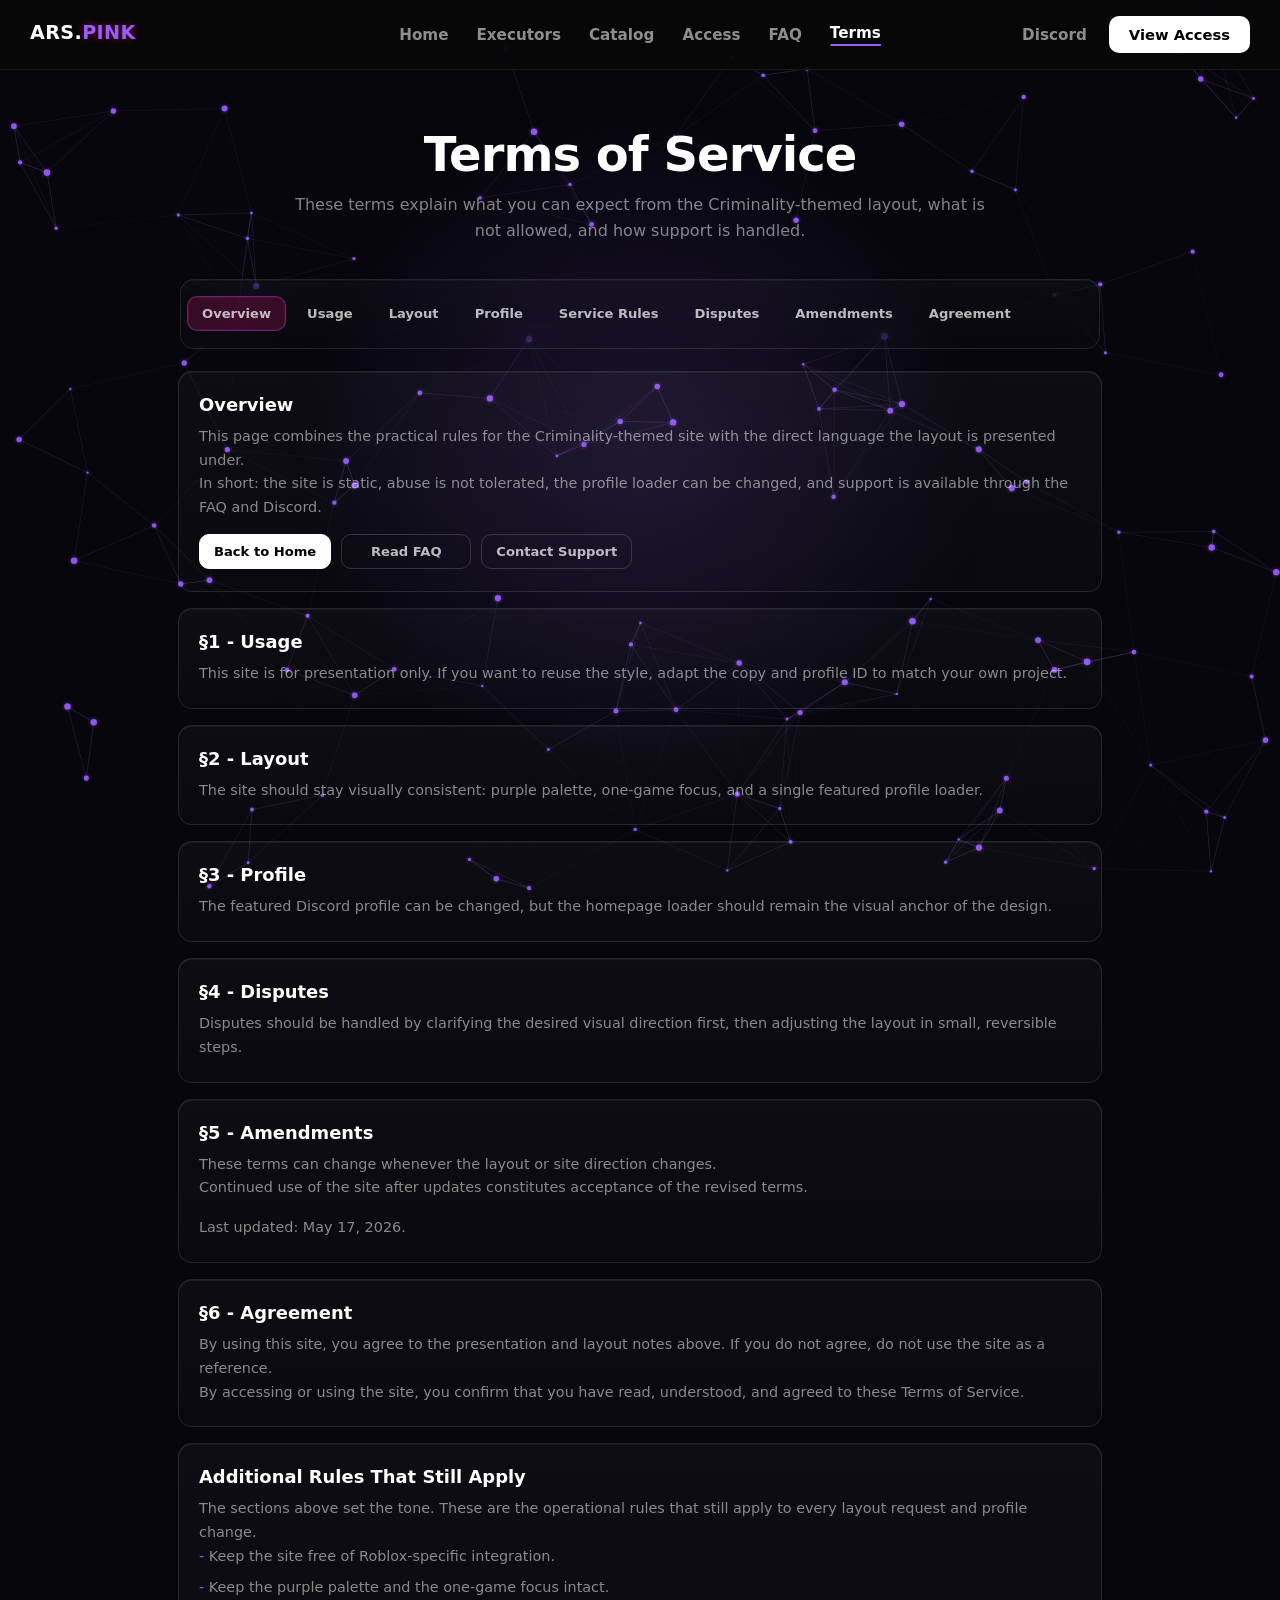
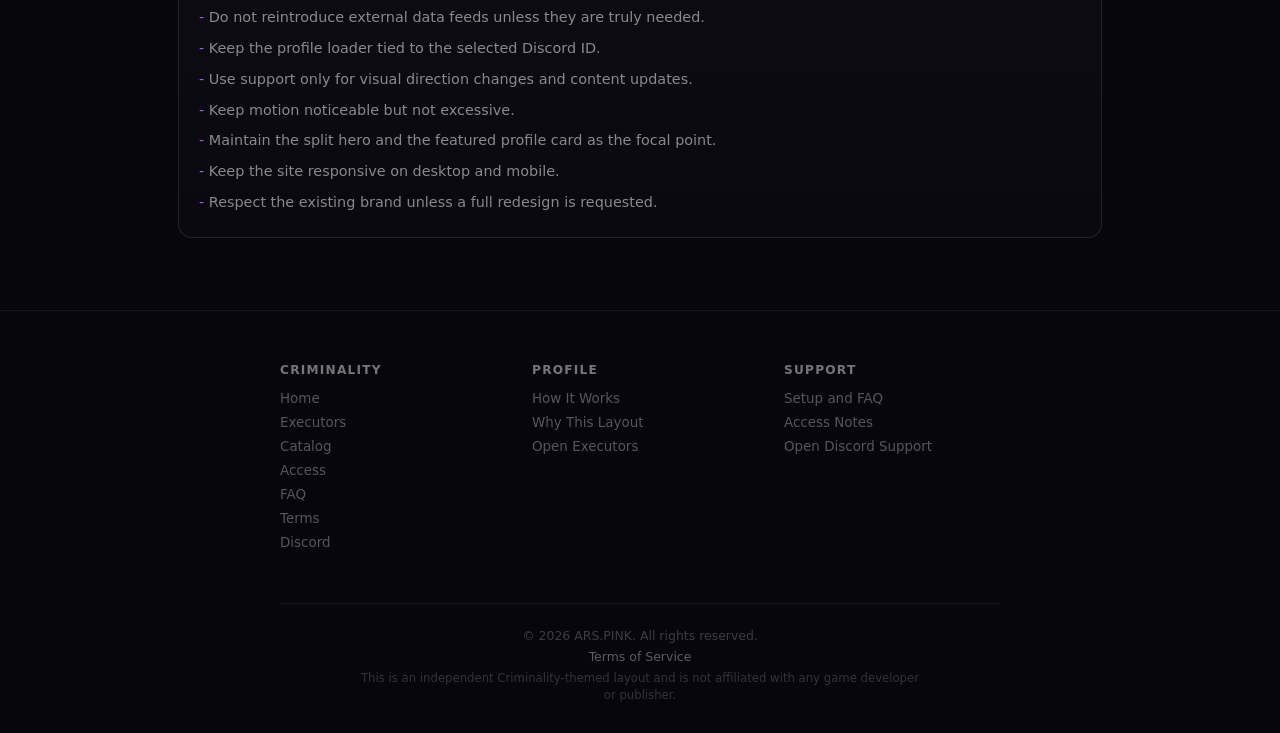
<file: tos.html>
<!DOCTYPE html>
<html lang="en">
<head>
  <meta charset="UTF-8" />
  <meta name="viewport" content="width=device-width, initial-scale=1.0" />
  <title>ARS.PINK - Terms of Service</title>
  <link rel="stylesheet" href="assets/css/site.css" />
</head>
<body>
<canvas id="pc"></canvas>

<nav>
  <a class="n-logo" href="index.html"><span class="brand-word">ARS.<span class="brand-ping">PINK</span></span></a>

  <div class="n-links">
    <a href="index.html">Home</a>
    <a href="executors.html">Executors</a>
    <a href="games.html">Catalog</a>
    <a href="pricing.html">Access</a>
    <a href="faq.html">FAQ</a>
    <a href="tos.html" class="cur">Terms</a>
  </div>

  <div class="n-right">
    <a class="n-txt" href="https://discord.gg/ANGyh3ftc8" target="_blank">Discord</a>
    <a class="n-buy" href="pricing.html">View Access</a>
  </div>
</nav>

<main class="page-wrap">
  <section class="policy-hero">
    <h1>Terms of Service</h1>
    <p>These terms explain what you can expect from the Criminality-themed layout, what is not allowed, and how support is handled.</p>
  </section>

  <nav class="policy-nav terms-nav" aria-label="Terms categories">
    <a class="policy-chip is-active" href="#overview">Overview</a>
    <a class="policy-chip" href="#refunds">Usage</a>
    <a class="policy-chip" href="#free-stuff">Layout</a>
    <a class="policy-chip" href="#ownership-delivery">Profile</a>
    <a class="policy-chip" href="#service-rules">Service Rules</a>
    <a class="policy-chip" href="#disputes">Disputes</a>
    <a class="policy-chip" href="#amendments">Amendments</a>
    <a class="policy-chip" href="#agreement">Agreement</a>
  </nav>

  <section class="policy-sections">
    <article class="policy-card" id="overview">
      <h2>Overview</h2>
      <p>This page combines the practical rules for the Criminality-themed site with the direct language the layout is presented under.</p>
      <p>In short: the site is static, abuse is not tolerated, the profile loader can be changed, and support is available through the FAQ and Discord.</p>
      <div class="policy-actions">
        <a class="policy-btn policy-btn-primary" href="index.html">Back to Home</a>
        <a class="policy-btn policy-btn-ghost" href="faq.html">Read FAQ</a>
        <a class="policy-btn policy-btn-ghost" href="https://discord.gg/ANGyh3ftc8" target="_blank">Contact Support</a>
      </div>
    </article>

    <article class="policy-card" id="refunds">
      <h2>&sect;1 - Usage</h2>
      <p>This site is for presentation only. If you want to reuse the style, adapt the copy and profile ID to match your own project.</p>
    </article>

    <article class="policy-card" id="free-stuff">
      <h2>&sect;2 - Layout</h2>
      <p>The site should stay visually consistent: purple palette, one-game focus, and a single featured profile loader.</p>
    </article>

    <article class="policy-card" id="ownership-delivery">
      <h2>&sect;3 - Profile</h2>
      <p>The featured Discord profile can be changed, but the homepage loader should remain the visual anchor of the design.</p>
    </article>

    <article class="policy-card" id="disputes">
      <h2>&sect;4 - Disputes</h2>
      <p>Disputes should be handled by clarifying the desired visual direction first, then adjusting the layout in small, reversible steps.</p>
    </article>

    <article class="policy-card" id="amendments">
      <h2>&sect;5 - Amendments</h2>
      <p>These terms can change whenever the layout or site direction changes.</p>
      <p>Continued use of the site after updates constitutes acceptance of the revised terms.</p>
      <p class="last-updated">Last updated: May 17, 2026.</p>
    </article>

    <article class="policy-card" id="agreement">
      <h2>&sect;6 - Agreement</h2>
      <p>By using this site, you agree to the presentation and layout notes above. If you do not agree, do not use the site as a reference.</p>
      <p>By accessing or using the site, you confirm that you have read, understood, and agreed to these Terms of Service.</p>
    </article>

    <article class="policy-card" id="service-rules">
      <h2>Additional Rules That Still Apply</h2>
      <p>The sections above set the tone. These are the operational rules that still apply to every layout request and profile change.</p>
      <ul>
        <li>Keep the site free of Roblox-specific integration.</li>
        <li>Keep the purple palette and the one-game focus intact.</li>
        <li>Do not reintroduce external data feeds unless they are truly needed.</li>
        <li>Keep the profile loader tied to the selected Discord ID.</li>
        <li>Use support only for visual direction changes and content updates.</li>
        <li>Keep motion noticeable but not excessive.</li>
        <li>Maintain the split hero and the featured profile card as the focal point.</li>
        <li>Keep the site responsive on desktop and mobile.</li>
        <li>Respect the existing brand unless a full redesign is requested.</li>
      </ul>
    </article>
  </section>
</main>

<footer>
  <div class="foot-grid">
    <div class="foot-col">
      <h4>Criminality</h4>
      <a href="index.html">Home</a>
      <a href="executors.html">Executors</a>
      <a href="games.html">Catalog</a>
      <a href="pricing.html">Access</a>
      <a href="faq.html">FAQ</a>
      <a href="tos.html">Terms</a>
      <a href="https://discord.gg/ANGyh3ftc8" target="_blank">Discord</a>
    </div>
    <div class="foot-col">
      <h4>Profile</h4>
      <a href="index.html#how">How It Works</a>
      <a href="index.html#why">Why This Layout</a>
      <a href="executors.html">Open Executors</a>
    </div>
    <div class="foot-col">
      <h4>Support</h4>
      <a href="faq.html">Setup and FAQ</a>
      <a href="pricing.html">Access Notes</a>
      <a href="https://discord.gg/ANGyh3ftc8" target="_blank">Open Discord Support</a>
    </div>
  </div>
  <div class="foot-bottom">
    <span>&copy; 2026 ARS.PINK. All rights reserved.</span>
    <a href="tos.html">Terms of Service</a>
    <p class="foot-disclaimer">This is an independent Criminality-themed layout and is not affiliated with any game developer or publisher.</p>
  </div>
</footer>

<script src="assets/js/site.js?v=20260513m1"></script>
</body>
</html>
</file>
<file: assets/css/site.css>
*, *::before, *::after { box-sizing: border-box; margin: 0; padding: 0; }

:root {
  --pink: #9b5cff;
  --pink-dim: rgba(155,92,255,0.15);
  --pink-border: rgba(155,92,255,0.35);
  --mx: 50%;
  --my: 50%;
}

html { scroll-behavior: smooth; }

body {
  font-family: "Segoe UI", system-ui, -apple-system, sans-serif;
  background: #06060c;
  color: #fff;
  overflow-x: hidden;
}

body::before {
  content: "";
  position: fixed;
  inset: 0;
  pointer-events: none;
  z-index: 0;
  background: radial-gradient(650px circle at var(--mx) var(--my), rgba(155,92,255,0.14) 0%, transparent 55%);
}

#pc {
  position: fixed;
  top: 0;
  left: 0;
  width: 100%;
  height: 100%;
  z-index: 0;
  pointer-events: none;
}

a { color: inherit; text-decoration: none; }
img { display: block; max-width: 100%; }

/* ===== NAV ===== */
nav {
  position: sticky; top: 0; z-index: 999;
  height: 70px;
  display: flex; align-items: center; justify-content: space-between;
  padding: 0 30px;
  background: rgba(8,8,8,0.80);
  backdrop-filter: blur(18px);
  -webkit-backdrop-filter: blur(18px);
  border-bottom: 1px solid rgba(255,255,255,0.07);
}
.n-logo {
  font-size: 1.2rem; font-weight: 800; letter-spacing: 0.01em;
  color: #fff; white-space: nowrap; flex-shrink: 0;
}
.brand-ping {
  display: inline-block;
  color: var(--pink);
  text-shadow: 0 0 8px rgba(232,23,122,0.45);
}
.brand-word {
  display: inline-block;
  transform: translateY(-2px);
  letter-spacing: 0.018em;
}
.n-links {
  display: flex; align-items: center; gap: 0;
  position: absolute; left: 50%; transform: translateX(-50%);
}
.n-links a {
  font-size: 0.95rem; font-weight: 600;
  color: rgba(255,255,255,0.55);
  padding: 8px 14px; border-radius: 8px;
  transition: color 0.15s; white-space: nowrap;
}
.n-links a:hover { color: #fff; }
.n-links a.cur { color: #fff; }
.n-links a.cur::after {
  content: ""; display: block;
  height: 2px; background: var(--pink);
  border-radius: 1px; margin-top: 2px;
}
.n-right { display: flex; align-items: center; gap: 8px; flex-shrink: 0; }
.n-burger {
  display: none;
  width: 36px;
  height: 36px;
  border: 1px solid rgba(255,255,255,0.15);
  border-radius: 9px;
  background: rgba(255,255,255,0.02);
  align-items: center;
  justify-content: center;
  gap: 4px;
  flex-direction: column;
  cursor: pointer;
}
.n-burger span {
  width: 16px;
  height: 2px;
  border-radius: 2px;
  background: rgba(255,255,255,0.9);
  transition: transform 0.18s, opacity 0.18s;
}
body.mobile-nav-open .n-burger span:nth-child(1) { transform: translateY(6px) rotate(45deg); }
body.mobile-nav-open .n-burger span:nth-child(2) { opacity: 0; }
body.mobile-nav-open .n-burger span:nth-child(3) { transform: translateY(-6px) rotate(-45deg); }

.mobile-nav-overlay {
  position: fixed;
  inset: 70px 0 0 0;
  z-index: 998;
  background: rgba(0,0,0,0.55);
  opacity: 0;
  pointer-events: none;
  transition: opacity 0.18s;
}
.mobile-nav-panel {
  position: fixed;
  top: 70px;
  right: 0;
  bottom: 0;
  width: min(320px, 86vw);
  z-index: 999;
  border-left: 1px solid rgba(255,255,255,0.12);
  background: rgba(10,10,10,0.96);
  backdrop-filter: blur(12px);
  -webkit-backdrop-filter: blur(12px);
  transform: translateX(102%);
  transition: transform 0.2s ease;
}
.mobile-nav-inner {
  display: grid;
  gap: 14px;
  padding: 16px;
}
.mobile-nav-links,
.mobile-nav-actions {
  display: grid;
  gap: 6px;
}
.mobile-nav-links a,
.mobile-nav-actions a {
  border: 1px solid rgba(255,255,255,0.1);
  border-radius: 10px;
  padding: 10px 12px;
  font-size: 0.9rem;
  color: rgba(255,255,255,0.9);
  background: rgba(255,255,255,0.02);
}
.mobile-nav-links a.cur {
  border-color: var(--pink-border);
  background: rgba(232,23,122,0.1);
}
.mobile-nav-actions .n-buy {
  background: #fff;
  color: #000;
  font-weight: 800;
  margin-left: 0;
}
body.mobile-nav-open {
  overflow: hidden;
}
body.mobile-nav-open .mobile-nav-overlay {
  opacity: 1;
  pointer-events: auto;
}
body.mobile-nav-open .mobile-nav-panel {
  transform: translateX(0);
}
.n-icon {
  width: 32px; height: 32px; border-radius: 7px;
  border: 1px solid rgba(255,255,255,0.11);
  display: flex; align-items: center; justify-content: center;
  color: rgba(255,255,255,0.5); cursor: pointer;
  transition: border-color 0.15s, color 0.15s;
}
.n-icon:hover { border-color: rgba(255,255,255,0.28); color: #fff; }
.n-icon svg { width: 14px; height: 14px; stroke: currentColor; fill: none; stroke-width: 2; stroke-linecap: round; stroke-linejoin: round; }
.n-txt {
  font-size: 0.95rem; font-weight: 600;
  color: rgba(255,255,255,0.55); padding: 0 10px;
  transition: color 0.15s;
}
.n-txt:hover { color: #fff; }
.n-login {
  display: flex; align-items: center; gap: 5px;
  font-size: 0.875rem; font-weight: 500;
  color: rgba(255,255,255,0.55); padding: 0 8px;
  transition: color 0.15s;
}
.n-login:hover { color: #fff; }
.n-login svg { width: 13px; height: 13px; stroke: currentColor; fill: none; stroke-width: 2; stroke-linecap: round; stroke-linejoin: round; }
.n-buy {
  padding: 10px 20px; background: #fff; color: #000;
  font-size: 0.92rem; font-weight: 800; border-radius: 10px;
  margin-left: 4px; transition: background 0.15s, color 0.15s;
}
.n-buy:hover { background: var(--pink); color: #fff; }

/* ===== HERO ===== */
.hero {
  position: relative; z-index: 1;
  min-height: calc(100vh - 70px);
  display: flex; flex-direction: column;
  align-items: center; justify-content: center;
  text-align: center; padding: 80px 24px 100px;
}
.hero-eyebrow {
  display: inline-block;
  font-size: 0.7rem;
  font-weight: 700;
  letter-spacing: 0.12em;
  text-transform: uppercase;
  color: var(--pink);
  border: 1px solid var(--pink-border);
  background: var(--pink-dim);
  border-radius: 999px;
  padding: 5px 14px;
  margin-bottom: 22px;
}
.hero h1 {
  font-size: clamp(2.6rem, 7vw, 5.2rem);
  font-weight: 800; letter-spacing: -0.03em;
  line-height: 1.07; max-width: 900px; margin-bottom: 14px;
}
.hero-type-wrap {
  display: inline;
  white-space: nowrap;
}
.hero-type-acronym {
  color: var(--pink);
  text-shadow: 0 0 24px rgba(232,23,122,0.45);
}
.hero-type-cursor {
  display: inline-block;
  color: var(--pink);
  margin-left: 2px;
  animation: blink 1s step-end infinite;
  font-weight: 300;
}
@keyframes blink {
  0%, 100% { opacity: 1; }
  50% { opacity: 0; }
}
.hero-type-fullname {
  font-size: 0.88rem;
  font-weight: 600;
  letter-spacing: 0.03em;
  color: rgba(255,255,255,0.38);
  text-transform: uppercase;
  min-height: 1.4em;
  margin-bottom: 32px;
  transition: opacity 0.25s;
}
.hero p {
  color: rgba(255,255,255,0.52);
  font-size: clamp(0.9rem, 1.8vw, 1.1rem);
  max-width: 500px; line-height: 1.7; margin-bottom: 38px;
}
.hero-btns { display: flex; gap: 10px; flex-wrap: wrap; justify-content: center; margin-bottom: 48px; }

/* hero game strip */
.hero-game-strip {
  position: relative;
  width: 100%;
  max-width: 680px;
  overflow: hidden;
  margin-top: 4px;
}
.hero-game-strip::before,
.hero-game-strip::after {
  content: "";
  position: absolute;
  top: 0; bottom: 0;
  width: 60px;
  z-index: 2;
  pointer-events: none;
}
.hero-game-strip::before {
  left: 0;
  background: linear-gradient(to right, #080808 0%, transparent 100%);
}
.hero-game-strip::after {
  right: 0;
  background: linear-gradient(to left, #080808 0%, transparent 100%);
}
.hero-game-track {
  display: flex;
  gap: 10px;
  animation: scrollPills 40s linear infinite;
  width: max-content;
}
.hero-game-track:hover {
  animation-play-state: paused;
}
@keyframes scrollPills {
  0%   { transform: translateX(0); }
  100% { transform: translateX(-50%); }
}
.hero-game-pill {
  display: inline-flex;
  align-items: center;
  gap: 6px;
  white-space: nowrap;
  border: 1px solid rgba(255,255,255,0.12);
  border-radius: 999px;
  padding: 7px 16px;
  font-size: 0.78rem;
  font-weight: 600;
  color: rgba(255,255,255,0.65);
  background: rgba(255,255,255,0.03);
  transition: border-color 0.2s, color 0.2s, background 0.2s;
  cursor: pointer;
}
.hero-game-pill::before {
  content: "";
  display: inline-block;
  width: 5px; height: 5px;
  border-radius: 50%;
  background: var(--pink);
  box-shadow: 0 0 5px var(--pink);
  flex-shrink: 0;
}
.hero-game-pill:hover,
.hero-game-pill.is-active {
  border-color: var(--pink-border);
  color: #fff;
  background: var(--pink-dim);
}
.hero-game-pill.is-active::before {
  box-shadow: 0 0 8px var(--pink);
}
.btn-wh {
  padding: 11px 26px; background: #fff; color: #000;
  font-size: 0.9rem; font-weight: 700; border-radius: 999px;
  transition: background 0.15s, color 0.15s, box-shadow 0.2s;
}
.btn-wh:hover { background: var(--pink); color: #fff; box-shadow: 0 0 22px rgba(232,23,122,0.5); }
.btn-dk {
  padding: 11px 26px; background: transparent; color: rgba(255,255,255,0.8);
  font-size: 0.9rem; font-weight: 600; border-radius: 999px;
  border: 1px solid rgba(255,255,255,0.18);
  transition: border-color 0.15s, color 0.15s;
}
.btn-dk:hover { border-color: rgba(255,255,255,0.45); color: #fff; }

/* ===== CRIMINALITY HOME LAYOUT ===== */
.hero.hero-split {
  display: grid;
  grid-template-columns: 1fr;
  gap: 22px;
  align-items: center;
  justify-items: center;
  width: min(100%, 1040px);
  margin: 0 auto;
}
.hero-copy {
  width: 100%;
  max-width: 860px;
  align-items: center;
  text-align: center;
  justify-self: center;
}
.hero-copy .hero-btns {
  justify-content: center;
}
.hero-copy .hero p {
  margin-left: 0;
  margin-right: 0;
}
.hero-kicker {
  display: inline-flex;
  align-items: center;
  gap: 8px;
  margin-bottom: 18px;
  padding: 6px 14px;
  border-radius: 999px;
  border: 1px solid rgba(255,255,255,0.12);
  background: rgba(255,255,255,0.03);
  color: rgba(255,255,255,0.72);
  font-size: 0.72rem;
  font-weight: 700;
  letter-spacing: 0.1em;
  text-transform: uppercase;
}
.hero-kicker::before {
  content: "";
  width: 7px;
  height: 7px;
  border-radius: 999px;
  background: var(--pink);
  box-shadow: 0 0 10px rgba(155,92,255,0.7);
}
.hero-metric-row {
  display: flex;
  flex-wrap: wrap;
  gap: 10px;
  margin-top: 10px;
  width: 100%;
  justify-content: center;
}
.hero-metric {
  min-width: 180px;
  padding: 12px 14px;
  border-radius: 14px;
  border: 1px solid rgba(255,255,255,0.1);
  background: rgba(255,255,255,0.03);
}
.hero-metric strong {
  display: block;
  font-size: 1rem;
  margin-bottom: 4px;
}
.hero-metric span {
  color: rgba(255,255,255,0.5);
  font-size: 0.78rem;
}

/* ===== SECTION BASE ===== */
.sec {
  position: relative; z-index: 1;
  padding: 96px 28px;
  border-top: 1px solid rgba(255,255,255,0.06);
}
.sec-head { text-align: center; margin-bottom: 52px; }
.sec-head h2 {
  font-size: clamp(1.5rem, 3.5vw, 2.2rem);
  font-weight: 700; letter-spacing: -0.02em;
}
.sec-head p { color: rgba(255,255,255,0.42); margin-top: 9px; font-size: 0.95rem; }

/* ===== WHY CARDS ===== */
.why-row {
  display: grid; grid-template-columns: repeat(4,1fr);
  max-width: 1080px; margin: 0 auto;
  border: 1px solid rgba(255,255,255,0.09);
  border-radius: 14px; overflow: hidden;
}
.why-card {
  padding: 34px 26px;
  border-right: 1px solid rgba(255,255,255,0.09);
  transition: background 0.2s;
}
.why-card:last-child { border-right: none; }
.why-card:hover { background: rgba(255,255,255,0.025); }
.why-ic {
  width: 36px; height: 36px; margin-bottom: 16px;
  color: rgba(255,255,255,0.65);
}
.why-ic svg { width: 100%; height: 100%; stroke: currentColor; fill: none; stroke-width: 1.6; stroke-linecap: round; stroke-linejoin: round; }
.why-card h3 { font-size: 0.95rem; font-weight: 700; margin-bottom: 9px; }
.why-card p { font-size: 0.84rem; color: rgba(255,255,255,0.42); line-height: 1.65; }

/* ===== HOW IT WORKS ===== */
.how-grid {
  display: grid; grid-template-columns: repeat(3,1fr);
  gap: 20px; max-width: 860px; margin: 0 auto 48px;
}
.how-card {
  border: 1px solid rgba(255,255,255,0.09);
  border-radius: 14px; padding: 30px 24px;
  transition: border-color 0.2s, background 0.2s;
}
.how-card:hover { border-color: var(--pink-border); background: var(--pink-dim); }
.how-ic {
  width: 44px; height: 44px; border-radius: 11px;
  background: rgba(232,23,122,0.1);
  border: 1px solid var(--pink-border);
  display: flex; align-items: center; justify-content: center;
  margin-bottom: 18px;
  color: var(--pink);
}
.how-ic svg { width: 20px; height: 20px; stroke: currentColor; fill: none; stroke-width: 1.75; stroke-linecap: round; stroke-linejoin: round; }
.how-card h3 { font-size: 0.95rem; font-weight: 700; margin-bottom: 8px; }
.how-card p { font-size: 0.84rem; color: rgba(255,255,255,0.42); line-height: 1.65; }
.how-cta { text-align: center; }
.how-cta a {
  display: inline-flex; align-items: center; gap: 6px;
  font-size: 0.9rem; font-weight: 600; color: rgba(255,255,255,0.75);
  border-bottom: 1px solid rgba(255,255,255,0.2);
  padding-bottom: 2px;
  transition: color 0.15s, border-color 0.15s;
}
.how-cta a:hover { color: var(--pink); border-color: var(--pink); }
.how-cta a svg { width: 14px; height: 14px; stroke: currentColor; fill: none; stroke-width: 2; stroke-linecap: round; stroke-linejoin: round; }

/* ===== TEAM ===== */
.team-grid {
  display: flex; gap: 20px; justify-content: center;
  flex-wrap: wrap; max-width: 700px; margin: 64px auto 0;
}
.team-card {
  flex: 1; min-width: 240px; max-width: 300px;
  border: 1px solid rgba(255,255,255,0.09);
  border-radius: 16px; padding: 32px 28px;
  display: flex; flex-direction: column; align-items: center;
  gap: 12px; text-align: center;
  transition: border-color 0.2s;
}
.team-card:hover { border-color: var(--pink-border); }
.team-avatar {
  width: 80px; height: 80px; border-radius: 50%;
  background: linear-gradient(135deg, var(--pink) 0%, #7c1aff 100%);
  display: flex; align-items: center; justify-content: center;
  font-size: 1.8rem; font-weight: 800; color: #fff;
  flex-shrink: 0;
}
.team-avatar.has-image {
  background-size: cover;
  background-position: center;
  color: transparent;
}
.team-name { font-size: 1rem; font-weight: 700; }
.team-role { font-size: 0.8rem; color: rgba(255,255,255,0.42); }
.team-links { display: flex; gap: 8px; margin-top: 4px; }
.team-links a {
  width: 30px; height: 30px; border-radius: 7px;
  border: 1px solid rgba(255,255,255,0.12);
  display: flex; align-items: center; justify-content: center;
  color: rgba(255,255,255,0.5);
  transition: border-color 0.15s, color 0.15s;
}
.team-links a:hover { border-color: var(--pink); color: var(--pink); }
.team-links svg { width: 13px; height: 13px; stroke: currentColor; fill: none; stroke-width: 2; stroke-linecap: round; stroke-linejoin: round; }
.team-links .js-team-discord {
  width: auto;
  min-width: 82px;
  height: 32px;
  padding: 0 12px;
  border-radius: 999px;
  font-size: 0.76rem;
  font-weight: 700;
}
.team-link-label {
  letter-spacing: 0.01em;
}

/* ===== HOME SUPPLIERS CTA ===== */
.home-accounts-cta {
  margin: 56px auto 0;
  width: min(100%, 760px);
  padding: 28px 16px 20px;
  border-top: 1px solid rgba(255,255,255,0.07);
  text-align: center;
}
.home-accounts-overline {
  display: block;
  font-size: 0.8rem;
  color: rgba(232,23,122,0.78);
  margin-bottom: 10px;
}
.home-accounts-cta h2 {
  font-size: clamp(1.7rem, 4.2vw, 2.7rem);
  letter-spacing: -0.02em;
  line-height: 1.12;
  margin-bottom: 10px;
}
.home-accounts-cta p {
  color: rgba(255,255,255,0.56);
  font-size: 0.94rem;
  margin-bottom: 16px;
}
.home-accounts-btn {
  border: 1px solid rgba(255,255,255,0.17);
  border-radius: 12px;
  min-height: 48px;
  min-width: 250px;
  padding: 0 18px;
  font-size: 0.98rem;
  font-weight: 700;
  color: #fff;
  cursor: pointer;
  display: inline-flex;
  align-items: center;
  justify-content: center;
  gap: 8px;
  background: linear-gradient(135deg, #ff45a1 0%, #e8177a 58%, #b50f5c 100%);
  box-shadow: 0 8px 18px rgba(232,23,122,0.32), inset 0 1px 0 rgba(255,255,255,0.35);
  transition: transform 0.18s ease, box-shadow 0.18s ease;
}
.home-accounts-btn:hover {
  transform: translateY(-1px);
  box-shadow: 0 12px 22px rgba(232,23,122,0.42), inset 0 1px 0 rgba(255,255,255,0.45);
}
.home-accounts-btn svg {
  width: 15px;
  height: 15px;
  fill: currentColor;
}

.home-suppliers-modal {
  position: fixed;
  inset: 0;
  z-index: 12000;
  display: grid;
  place-items: center;
  padding: 16px;
}
.home-suppliers-modal[hidden] {
  display: none;
}
.home-suppliers-backdrop {
  position: absolute;
  inset: 0;
  background: rgba(5,5,8,0.8);
  backdrop-filter: blur(5px);
}
.home-suppliers-panel {
  position: relative;
  width: min(100%, 372px);
  border-radius: 12px;
  border: 1px solid rgba(255,255,255,0.11);
  background:
    radial-gradient(620px circle at -20% -40%, rgba(232,23,122,0.18) 0%, transparent 48%),
    linear-gradient(180deg, rgba(17,17,23,0.98) 0%, rgba(10,10,15,0.98) 100%);
  box-shadow: 0 20px 44px rgba(0,0,0,0.66);
  padding: 12px;
  animation: suppliersIn 0.22s ease;
}
@keyframes suppliersIn {
  from { opacity: 0; transform: translateY(8px) scale(0.98); }
  to { opacity: 1; transform: translateY(0) scale(1); }
}
.home-suppliers-head {
  display: flex;
  align-items: center;
  justify-content: space-between;
  gap: 8px;
  border-bottom: 1px solid rgba(255,255,255,0.08);
  padding-bottom: 8px;
  margin-bottom: 10px;
}
.home-suppliers-head h3 {
  font-size: 1.45rem;
  line-height: 1;
  letter-spacing: -0.015em;
}
.home-suppliers-close {
  width: 28px;
  height: 28px;
  border-radius: 7px;
  border: 1px solid rgba(255,255,255,0.14);
  background: rgba(255,255,255,0.05);
  color: rgba(255,255,255,0.75);
  font-size: 0.88rem;
  font-weight: 700;
  cursor: pointer;
}
.home-suppliers-close:hover {
  color: #fff;
  background: rgba(255,255,255,0.1);
}
.home-suppliers-sub {
  color: rgba(255,255,255,0.62);
  font-size: 0.83rem;
  margin-bottom: 10px;
}
.home-suppliers-sub-sm {
  margin-bottom: 9px;
  font-size: 0.74rem;
  text-transform: uppercase;
  letter-spacing: 0.07em;
  color: rgba(255,255,255,0.45);
}
.home-suppliers-list {
  display: grid;
  gap: 7px;
}
.home-suppliers-link {
  position: relative;
  display: flex;
  align-items: center;
  justify-content: center;
  min-height: 40px;
  border-radius: 9px;
  border: 1px solid rgba(255,255,255,0.13);
  background: rgba(255,255,255,0.045);
  color: rgba(255,255,255,0.9);
  font-size: 0.94rem;
  font-weight: 700;
  transition: transform 0.16s ease, box-shadow 0.16s ease;
}
.home-suppliers-link:hover {
  transform: translateY(-1px);
  border-color: var(--pink-border);
  background: var(--pink-dim);
  box-shadow: 0 7px 14px rgba(232,23,122,0.22);
}
.home-suppliers-link.is-primary {
  background: linear-gradient(135deg, #ff45a1 0%, #e8177a 64%, #b50f5c 100%);
  color: #fff;
  border-color: rgba(232,23,122,0.65);
}
.home-suppliers-link.is-primary:hover {
  box-shadow: 0 7px 15px rgba(232,23,122,0.35);
}
.home-suppliers-link.is-sub {
  background: rgba(255,255,255,0.03);
  color: rgba(255,255,255,0.88);
  border-style: dashed;
  font-size: 0.82rem;
  font-weight: 700;
}
.home-suppliers-link.is-exec {
  background: rgba(232,23,122,0.12);
  color: #ffd6ea;
  border-color: rgba(232,23,122,0.45);
}
.home-suppliers-tag {
  position: absolute;
  top: -6px;
  right: 8px;
  border-radius: 999px;
  border: 1px solid rgba(0,0,0,0.7);
  background: #13131a;
  color: #ffd6ea;
  font-size: 0.58rem;
  font-weight: 700;
  letter-spacing: 0.03em;
  text-transform: uppercase;
  padding: 1px 7px;
}
.home-suppliers-tag.is-good {
  color: #fff;
}
.home-suppliers-tag.is-safe {
  color: #ffd6ea;
}
.home-suppliers-tag.is-hq {
  color: #ffbadf;
}
.home-suppliers-sep {
  margin: 12px 0 8px;
  height: 1px;
  background: rgba(255,255,255,0.08);
}

/* ===== POLICY PAGES ===== */
.page-wrap {
  position: relative;
  z-index: 1;
  max-width: 980px;
  margin: 0 auto;
  padding: 56px 28px 72px;
}
.policy-hero {
  text-align: center;
  margin-bottom: 34px;
}
.policy-hero h1 {
  font-size: clamp(2rem, 5vw, 3rem);
  letter-spacing: -0.02em;
  margin-bottom: 10px;
}
.policy-hero p {
  color: rgba(255,255,255,0.5);
  max-width: 720px;
  margin: 0 auto;
  line-height: 1.65;
}
.policy-sections {
  display: grid;
  gap: 16px;
}
.policy-nav {
  display: flex;
  flex-wrap: wrap;
  gap: 10px;
  justify-content: center;
  margin: 0 auto 22px;
  max-width: 860px;
}
.policy-chip {
  display: inline-flex;
  align-items: center;
  gap: 8px;
  border: 1px solid rgba(255,255,255,0.14);
  background: rgba(255,255,255,0.03);
  color: rgba(255,255,255,0.78);
  border-radius: 999px;
  padding: 8px 13px;
  font-size: 0.82rem;
  font-weight: 600;
  transition: border-color 0.2s, color 0.2s, background 0.2s, transform 0.2s;
}
.policy-chip::before {
  content: "";
  width: 6px;
  height: 6px;
  border-radius: 50%;
  background: var(--pink);
  box-shadow: 0 0 8px rgba(232,23,122,0.6);
}
.policy-chip:hover {
  border-color: var(--pink-border);
  color: #fff;
  background: var(--pink-dim);
  transform: translateY(-1px);
}
.policy-chip.is-active {
  border-color: var(--pink);
  background: rgba(232,23,122,0.18);
  color: #fff;
  box-shadow: 0 0 0 1px rgba(232,23,122,0.2) inset;
}
.terms-nav {
  max-width: 920px;
  justify-content: flex-start;
  flex-wrap: nowrap;
  overflow-x: auto;
  gap: 6px;
  padding: 6px;
  border-radius: 14px;
  border: 1px solid rgba(255,255,255,0.1);
  background: linear-gradient(180deg, rgba(255,255,255,0.025) 0%, rgba(255,255,255,0.012) 100%);
  box-shadow: inset 0 1px 0 rgba(255,255,255,0.04);
}
.terms-nav .policy-chip {
  flex: 0 0 auto;
  border-radius: 10px;
  border-color: transparent;
  background: transparent;
  padding: 9px 14px;
  color: rgba(255,255,255,0.72);
}
.terms-nav .policy-chip::before {
  display: none;
}
.terms-nav .policy-chip:hover {
  transform: none;
  border-color: rgba(255,255,255,0.14);
  background: rgba(255,255,255,0.05);
}
.terms-nav .policy-chip.is-active {
  border-color: var(--pink-border);
  background: rgba(232,23,122,0.2);
}
.policy-card {
  border: 1px solid rgba(255,255,255,0.1);
  border-radius: 14px;
  background: linear-gradient(180deg, rgba(255,255,255,0.03) 0%, rgba(255,255,255,0.015) 100%);
  padding: 22px 20px;
  box-shadow: inset 0 1px 0 rgba(255,255,255,0.05);
  transition: border-color 0.2s, background 0.2s;
}
.policy-card:hover {
  border-color: var(--pink-border);
  background: linear-gradient(180deg, rgba(232,23,122,0.08) 0%, rgba(255,255,255,0.015) 100%);
}
.policy-card h2 {
  font-size: 1.12rem;
  margin-bottom: 10px;
}
.policy-card h3 {
  font-size: 0.94rem;
  color: rgba(255,255,255,0.9);
  margin: 16px 0 6px;
}
.policy-card p,
.policy-card li {
  color: rgba(255,255,255,0.52);
  line-height: 1.65;
  font-size: 0.9rem;
}
.policy-actions {
  margin-top: 14px;
  display: flex;
  flex-wrap: wrap;
  gap: 10px;
}
.policy-btn {
  display: inline-flex;
  align-items: center;
  justify-content: center;
  min-width: 130px;
  padding: 9px 14px;
  border-radius: 10px;
  font-size: 0.82rem;
  font-weight: 700;
  border: 1px solid rgba(255,255,255,0.16);
  transition: border-color 0.2s, color 0.2s, background 0.2s;
}
.policy-btn-primary {
  background: #fff;
  color: #000;
  border-color: #fff;
}
.policy-btn-primary:hover {
  background: var(--pink);
  color: #fff;
  border-color: var(--pink);
}
.policy-btn-ghost {
  background: transparent;
  color: rgba(255,255,255,0.72);
}
.policy-btn-ghost:hover {
  border-color: var(--pink-border);
  color: #fff;
  background: var(--pink-dim);
}
.policy-card ul {
  list-style: none;
  display: grid;
  gap: 7px;
}
.policy-card ul li::before {
  content: "- ";
  color: var(--pink);
}
.faq-item + .faq-item {
  margin-top: 16px;
  padding-top: 16px;
  border-top: 1px solid rgba(255,255,255,0.08);
}
.faq-item h3 {
  display: flex;
  align-items: center;
  gap: 8px;
}
.faq-item h3::before {
  content: "";
  width: 7px;
  height: 7px;
  border-radius: 2px;
  background: var(--pink);
  box-shadow: 0 0 10px rgba(232,23,122,0.65);
}
.last-updated {
  margin-top: 16px;
  color: rgba(255,255,255,0.35);
  font-size: 0.82rem;
}

.faq-shell {
  display: grid;
  gap: 16px;
}
.faq-hero {
  margin-bottom: 8px;
}
.faq-tabs {
  display: flex;
  flex-wrap: wrap;
  gap: 10px;
  justify-content: center;
  max-width: 980px;
  margin: 0 auto;
}
.faq-tab {
  cursor: pointer;
  justify-content: center;
  text-align: center;
}
.faq-hero-note {
  margin-top: 12px;
  padding: 10px 12px;
  max-width: 780px;
  border-radius: 10px;
  border: 1px solid rgba(255,255,255,0.14);
  background: rgba(255,255,255,0.04);
  color: rgba(255,255,255,0.82);
  font-size: 0.84rem;
}
.faq-main {
  width: min(100%, 980px);
  margin: 0 auto;
  gap: 12px;
}
.faq-block {
  padding: 16px;
}
.faq-block[hidden] {
  display: none;
}
.faq-block h2 {
  margin-bottom: 12px;
}
.faq-qa {
  margin-top: 10px;
  border: 1px solid rgba(255,255,255,0.1);
  border-radius: 14px;
  background: rgba(255,255,255,0.025);
  box-shadow: inset 0 1px 0 rgba(255,255,255,0.04);
  overflow: hidden;
  transition: border-color 0.2s, background 0.2s, transform 0.2s;
}
.faq-qa:first-of-type {
  margin-top: 0;
}
.faq-qa:hover {
  border-color: rgba(255,255,255,0.16);
  background: rgba(255,255,255,0.04);
}
.faq-qa summary {
  cursor: pointer;
  color: rgba(255,255,255,0.94);
  font-size: 0.9rem;
  font-weight: 700;
  list-style: none;
  display: flex;
  align-items: center;
  gap: 9px;
  justify-content: space-between;
  padding: 15px 16px;
}
.faq-qa summary::-webkit-details-marker {
  display: none;
}
.faq-qa summary::before {
  content: "+";
  order: 2;
  margin-left: auto;
  width: 18px;
  color: var(--pink);
  font-size: 1.05rem;
  line-height: 1;
  text-align: center;
  flex-shrink: 0;
}
.faq-qa[open] summary::before {
  content: "-";
}
.faq-qa p {
  margin: 0;
  padding: 0 16px 16px;
  color: rgba(255,255,255,0.62);
  border-top: 1px solid rgba(255,255,255,0.08);
}
.faq-support {
  background: linear-gradient(180deg, rgba(232,23,122,0.1) 0%, rgba(255,255,255,0.015) 100%);
}

/* ===== PRICING PAGE ===== */
.pricing-shell {
  display: grid;
  gap: 16px;
}
.pricing-hero {
  margin-bottom: 6px;
}
.pricing-grid {
  display: grid;
  grid-template-columns: repeat(2, minmax(0, 1fr));
  gap: 12px;
}
.pricing-pill-row {
  margin-top: 14px;
  display: flex;
  flex-wrap: wrap;
  justify-content: center;
  gap: 8px;
}
.pricing-pill {
  display: inline-flex;
  align-items: center;
  justify-content: center;
  border-radius: 999px;
  border: 1px solid rgba(255,255,255,0.15);
  background: rgba(255,255,255,0.04);
  color: rgba(255,255,255,0.86);
  padding: 7px 12px;
  font-size: 0.78rem;
  font-weight: 700;
}
.price-card {
  border: 1px solid rgba(255,255,255,0.1);
  border-radius: 16px;
  background: linear-gradient(180deg, rgba(255,255,255,0.03) 0%, rgba(255,255,255,0.015) 100%);
  box-shadow: inset 0 1px 0 rgba(255,255,255,0.05);
  padding: 18px;
  display: grid;
  gap: 12px;
  position: relative;
  overflow: hidden;
}
.price-card::after {
  content: "";
  position: absolute;
  inset: auto -40% -65% -40%;
  height: 140px;
  background: radial-gradient(60% 70% at 50% 0%, rgba(232,23,122,0.18), transparent 70%);
  pointer-events: none;
}
.price-card:hover {
  border-color: var(--pink-border);
}
.price-card.is-featured {
  border-color: rgba(232,23,122,0.46);
  box-shadow: inset 0 1px 0 rgba(255,255,255,0.07), 0 0 0 1px rgba(232,23,122,0.22);
}
.price-card-top {
  display: flex;
  align-items: flex-start;
  justify-content: space-between;
  gap: 10px;
}
.price-title {
  font-size: 1rem;
  font-weight: 700;
}
.price-sub {
  font-size: 0.8rem;
  color: rgba(255,255,255,0.45);
  margin-top: 4px;
}
.price-badge {
  border: 1px solid var(--pink-border);
  background: var(--pink-dim);
  color: #fff;
  border-radius: 999px;
  padding: 4px 9px;
  font-size: 0.68rem;
  font-weight: 700;
  white-space: nowrap;
}
.price-amount {
  display: flex;
  align-items: baseline;
  gap: 6px;
}
.price-amount strong {
  font-size: clamp(1.7rem, 3.1vw, 2.4rem);
  line-height: 1;
  letter-spacing: -0.02em;
}
.price-amount span {
  color: rgba(255,255,255,0.5);
  font-size: 0.86rem;
}
.price-list {
  list-style: none;
  display: grid;
  gap: 7px;
}
.price-list li {
  position: relative;
  padding-left: 14px;
  color: rgba(255,255,255,0.72);
  font-size: 0.84rem;
  line-height: 1.5;
}
.price-list li::before {
  content: "";
  position: absolute;
  left: 0;
  top: 0.53em;
  width: 6px;
  height: 6px;
  border-radius: 999px;
  background: var(--pink);
  box-shadow: 0 0 8px rgba(232,23,122,0.55);
}
.price-actions {
  display: grid;
  gap: 8px;
  margin-top: 4px;
}
.price-meta {
  margin-top: 4px;
  font-size: 0.75rem;
  color: rgba(255,255,255,0.45);
}
.pricing-faq {
  margin-top: 2px;
}
.pricing-note {
  border: 1px solid rgba(255,255,255,0.1);
  border-radius: 14px;
  background: linear-gradient(180deg, rgba(255,255,255,0.03) 0%, rgba(255,255,255,0.015) 100%);
  padding: 14px 16px;
  color: rgba(255,255,255,0.66);
  font-size: 0.85rem;
  line-height: 1.6;
}
.pricing-footnote {
  margin-top: -6px;
  text-align: center;
  color: rgba(255,255,255,0.42);
  font-size: 0.74rem;
  line-height: 1.5;
}

/* ===== GAMES PAGE ===== */
.games-shell {
  display: grid;
  gap: 22px;
}
.games-top {
  text-align: center;
  padding: 24px 0 8px;
}
.games-chip {
  display: inline-flex;
  align-items: center;
  gap: 5px;
  border: 1px solid var(--pink-border);
  background: var(--pink-dim);
  color: var(--pink);
  border-radius: 999px;
  padding: 5px 13px;
  font-size: 0.7rem;
  font-weight: 700;
  letter-spacing: 0.06em;
  text-transform: uppercase;
}
.games-chip::before {
  content: "";
  display: inline-block;
  width: 6px;
  height: 6px;
  border-radius: 50%;
  background: var(--pink);
  box-shadow: 0 0 6px var(--pink);
}
.games-top h1 {
  margin-top: 14px;
  margin-bottom: 10px;
  font-size: clamp(2.2rem, 5vw, 3.4rem);
  letter-spacing: -0.02em;
}
.games-sub {
  max-width: 520px;
  margin: 0 auto;
  color: rgba(255,255,255,0.5);
  font-size: 0.88rem;
  line-height: 1.6;
}
.games-search-wrap {
  max-width: 480px;
  margin: 20px auto 0;
  position: relative;
}
.games-search-wrap::before {
  content: "";
  position: absolute;
  left: 13px;
  top: 50%;
  transform: translateY(-50%);
  width: 14px;
  height: 14px;
  background: url("data:image/svg+xml,%3Csvg xmlns='http://www.w3.org/2000/svg' viewBox='0 0 24 24' fill='none' stroke='rgba(255,255,255,0.35)' stroke-width='2.5' stroke-linecap='round' stroke-linejoin='round'%3E%3Ccircle cx='11' cy='11' r='8'/%3E%3Cline x1='21' y1='21' x2='16.65' y2='16.65'/%3E%3C/svg%3E") center/contain no-repeat;
  pointer-events: none;
}
.games-search {
  width: 100%;
  height: 44px;
  border: 1px solid rgba(255,255,255,0.14);
  border-radius: 12px;
  background: rgba(255,255,255,0.04);
  color: #fff;
  padding: 0 14px 0 36px;
  font-size: 0.85rem;
  transition: border-color 0.15s, box-shadow 0.15s;
}
.games-search::placeholder {
  color: rgba(255,255,255,0.3);
}
.games-search:focus {
  outline: none;
  border-color: var(--pink-border);
  box-shadow: 0 0 0 3px rgba(232,23,122,0.12);
}
.games-stats {
  margin: 10px auto 0;
  max-width: 540px;
  display: grid;
  grid-template-columns: repeat(2, minmax(0, 1fr));
  gap: 8px;
}
.games-stat-card {
  border: 1px solid rgba(255,255,255,0.1);
  border-radius: 12px;
  background: rgba(255,255,255,0.03);
  padding: 11px;
}
.games-stat-card strong {
  display: block;
  font-size: 1.12rem;
}
.games-stat-card span {
  color: rgba(255,255,255,0.5);
  font-size: 0.73rem;
}
.games-toolbar {
  border: 1px solid rgba(255,255,255,0.09);
  border-radius: 12px;
  background: rgba(255,255,255,0.025);
  padding: 10px 14px;
  display: flex;
  align-items: center;
  justify-content: space-between;
  gap: 10px;
  font-size: 0.76rem;
  color: rgba(255,255,255,0.55);
}
.games-toolbar-right {
  display: flex;
  align-items: center;
  gap: 6px;
}
.games-toolbar-link {
  display: inline-flex;
  align-items: center;
  justify-content: center;
  border: 1px solid var(--pink-border);
  border-radius: 8px;
  background: var(--pink-dim);
  color: var(--pink);
  font-size: 0.73rem;
  font-weight: 700;
  padding: 6px 12px;
  transition: background 0.15s, box-shadow 0.15s;
}
.games-toolbar-link:hover {
  background: rgba(232,23,122,0.22);
  box-shadow: 0 0 10px rgba(232,23,122,0.2);
}
.games-grid-wrap h2 {
  margin: 0 0 14px;
  font-size: 0.78rem;
  font-weight: 700;
  letter-spacing: 0.1em;
  text-transform: uppercase;
  color: rgba(255,255,255,0.38);
  display: flex;
  align-items: center;
  gap: 10px;
}
.games-grid-wrap h2::before {
  content: "";
  display: block;
  width: 3px;
  height: 14px;
  border-radius: 2px;
  background: var(--pink);
  box-shadow: 0 0 8px rgba(232,23,122,0.6);
}
.games-grid {
  display: grid;
  grid-template-columns: repeat(3, minmax(0, 1fr));
  gap: 20px;
  max-width: 900px;
  margin: 0 auto;
}
.game-card {
  border: 1px solid rgba(255,255,255,0.1);
  border-radius: 18px;
  overflow: hidden;
  background: rgba(20,20,28,0.85);
  cursor: pointer;
  display: flex;
  flex-direction: column;
  align-items: center;
  text-align: center;
  transition: transform 0.2s ease, border-color 0.2s ease, box-shadow 0.2s ease;
}
.game-card:hover {
  transform: translateY(-5px);
  border-color: rgba(255,255,255,0.2);
  box-shadow: 0 12px 40px rgba(0,0,0,0.5);
}
.game-card-media {
  position: relative;
  width: 100%;
  aspect-ratio: 4 / 3;
  background: linear-gradient(135deg, #0e0e1e 0%, #1e0c18 100%);
  overflow: hidden;
}
.game-card-image {
  width: 100%;
  height: 100%;
  object-fit: cover;
  display: block;
  transition: transform 0.35s ease;
}
.game-card:hover .game-card-image {
  transform: scale(1.05);
}
.game-card-img-overlay {
  position: absolute;
  inset: 0;
  background: rgba(0,0,0,0.18);
  pointer-events: none;
}
.game-card-check {
  position: absolute;
  inset: 0;
  display: flex;
  align-items: center;
  justify-content: center;
  pointer-events: none;
}
.game-card-check svg {
  width: 52px;
  height: 52px;
  filter: drop-shadow(0 2px 10px rgba(0,0,0,0.5));
}
.game-card-fallback {
  position: absolute;
  inset: 0;
  display: none;
  align-items: center;
  justify-content: center;
  font-size: 3rem;
  font-weight: 800;
  color: rgba(255,255,255,0.6);
  background: linear-gradient(140deg, #0e0e1e 0%, #1e0c18 100%);
}
.game-card.has-error .game-card-image {
  display: none;
}
.game-card.has-error .game-card-fallback {
  display: flex;
}
.game-card-body {
  padding: 16px 18px 20px;
  display: flex;
  flex-direction: column;
  align-items: center;
  gap: 10px;
  width: 100%;
}
.game-card-body h3 {
  font-size: 1rem;
  font-weight: 800;
  letter-spacing: -0.01em;
  color: #fff;
}
.game-card-support-wrap {
  width: 100%;
  display: flex;
  flex-direction: column;
  align-items: center;
  gap: 6px;
}
.game-card-support-label {
  font-size: 0.72rem;
  color: rgba(255,255,255,0.4);
  font-weight: 600;
}
.game-card-bar-track {
  width: 80%;
  height: 3px;
  border-radius: 99px;
  background: rgba(255,255,255,0.08);
  overflow: hidden;
}
.game-card-bar-fill {
  height: 100%;
  width: 100%;
  border-radius: 99px;
  background: var(--pink);
  box-shadow: 0 0 6px rgba(232,23,122,0.6);
}
.game-card-avail {
  display: inline-flex;
  align-items: center;
  gap: 6px;
  border: 1px solid rgba(34,197,94,0.35);
  background: rgba(34,197,94,0.1);
  color: #4ade80;
  font-size: 0.72rem;
  font-weight: 700;
  padding: 5px 13px;
  border-radius: 999px;
}
.game-card-avail::before {
  content: "";
  display: inline-block;
  width: 6px;
  height: 6px;
  border-radius: 50%;
  background: #4ade80;
  box-shadow: 0 0 5px #4ade80;
  flex-shrink: 0;
}
.game-card-btn {
  display: none;
}
body.games-compact .games-grid {
  gap: 14px;
}
body.games-compact .game-card-body {
  padding: 12px 14px 16px;
}

/* ===== EXECUTORS PAGE ===== */
.exec-shell {
  display: grid;
  gap: 16px;
}
.versions-panel,
.stat-grid {
  display: grid;
  gap: 10px;
}
.stat-grid {
  grid-template-columns: repeat(4, minmax(0, 1fr));
}
.exec-hero {
  padding-top: 24px;
  padding-bottom: 8px;
}
.exec-hero h1 {
  font-size: clamp(2.8rem, 6vw, 4rem);
  margin-bottom: 10px;
}
.exec-hero p {
  max-width: none;
  font-size: 0.95rem;
}
.exec-hero-note {
  margin: 10px auto 0;
  max-width: 760px;
  padding: 10px 12px;
  border-radius: 10px;
  border: 1px solid rgba(255,255,255,0.14);
  background: rgba(255,255,255,0.04);
  color: rgba(255,255,255,0.84);
  font-size: 0.82rem;
  line-height: 1.5;
}
.versions-panel,
.stat-card,
.exec-toolbar,
.exec-group {
  border: 1px solid rgba(255,255,255,0.1);
  border-radius: 16px;
  background: linear-gradient(180deg, rgba(255,255,255,0.03) 0%, rgba(255,255,255,0.015) 100%);
  box-shadow: inset 0 1px 0 rgba(255,255,255,0.05);
}
.versions-panel,
.stat-card {
  padding: 14px;
}
.versions-head {
  margin-bottom: 10px;
}
.versions-head h2 {
  font-size: 0.98rem;
}
.version-list {
  display: grid;
  gap: 10px;
}
.version-item {
  display: flex;
  align-items: center;
  justify-content: space-between;
  gap: 14px;
}
.version-tag {
  padding: 4px 10px;
  border-radius: 6px;
  background: rgba(255,255,255,0.09);
  color: #fff;
  font-size: 0.78rem;
  font-family: Consolas, Monaco, monospace;
}
.version-label,
.stat-label,
.exec-sub,
.version-date,
.exec-detail-label,
.exec-group-head span,
.exec-empty,
.exec-metric span {
  color: rgba(255,255,255,0.45);
}
.stat-card strong {
  font-size: 0.95rem;
  font-weight: 700;
}
.version-date {
  font-size: 0.74rem;
  line-height: 1.35;
}
.stat-card {
  display: flex;
  align-items: center;
  justify-content: center;
  gap: 8px;
  min-height: 84px;
  text-align: center;
}
.stat-card strong {
  display: block;
  font-size: 1.2rem;
  letter-spacing: -0.03em;
  margin-bottom: 4px;
}
.stat-card:nth-child(2) strong {
  color: #25d366;
}
.stat-card:nth-child(3) strong {
  color: #4a8dff;
}
.stat-card:nth-child(4) strong {
  color: #f4b022;
}
.exec-toolbar {
  padding: 14px;
  display: grid;
  gap: 10px;
}
.exec-toolbar-top {
  display: flex;
  align-items: center;
  justify-content: space-between;
  gap: 14px;
  flex-wrap: wrap;
}
.exec-toolbar-simple {
  flex-wrap: nowrap;
}
.exec-toolbar-top h2 {
  font-size: 1rem;
}
.exec-toolbar-top p {
  color: rgba(255,255,255,0.48);
  font-size: 0.84rem;
}
.exec-search-wrap {
  flex: 1;
}
.exec-search {
  width: 100%;
  border-radius: 10px;
  border: 1px solid rgba(255,255,255,0.12);
  background: rgba(255,255,255,0.03);
  color: #fff;
  padding: 10px 12px;
  font: inherit;
  outline: none;
}
.exec-search:focus {
  border-color: var(--pink);
  box-shadow: 0 0 0 3px rgba(232,23,122,0.12);
}
.exec-filter-toggle {
  padding: 10px 16px;
  border-radius: 10px;
  border: 1px solid rgba(255,255,255,0.12);
  background: rgba(255,255,255,0.03);
  color: #fff;
  font: inherit;
  font-weight: 700;
  cursor: pointer;
}
.exec-filters-drawer {
  display: grid;
  gap: 10px;
  padding-top: 6px;
}
.exec-filter-group {
  display: grid;
  gap: 6px;
}
.exec-filter-group h3 {
  font-size: 0.82rem;
  letter-spacing: 0.08em;
  text-transform: uppercase;
  color: rgba(255,255,255,0.45);
}
.exec-group {
  padding: 14px;
}
.exec-group-head {
  display: flex;
  align-items: center;
  justify-content: space-between;
  gap: 12px;
  margin-bottom: 10px;
}
.exec-group-head h2 {
  font-size: 1.02rem;
}
.exec-grid {
  display: grid;
  grid-template-columns: 1fr;
  gap: 10px;
}
.exec-item {
  border: 1px solid rgba(255,255,255,0.08);
  border-radius: 12px;
  background: rgba(0,0,0,0.28);
  overflow: hidden;
  position: relative;
}
.exec-item::before {
  content: "";
  position: absolute;
  left: 0;
  top: 0;
  bottom: 0;
  width: 4px;
  background: #ef5350;
}
.exec-item-success::before {
  background: #25d366;
}
.exec-item-danger::before {
  background: #ef5350;
}
.exec-summary {
  list-style: none;
  cursor: pointer;
  display: flex;
  align-items: center;
  justify-content: space-between;
  gap: 16px;
  padding: 12px 16px;
}
.exec-summary::-webkit-details-marker {
  display: none;
}
.exec-left {
  min-width: 0;
  flex: 1;
}
.exec-title-row {
  display: flex;
  align-items: center;
  gap: 10px;
  min-width: 0;
}
.exec-title-row h3 {
  font-size: 0.94rem;
  margin: 0;
  line-height: 1.2;
  white-space: nowrap;
}
.exec-sub {
  font-size: 0.78rem;
  margin-top: 6px;
}
.exec-badges {
  display: flex;
  flex-wrap: wrap;
  gap: 5px;
  min-width: 0;
}
.exec-badge {
  display: inline-flex;
  align-items: center;
  justify-content: center;
  padding: 3px 7px;
  border-radius: 999px;
  font-size: 0.66rem;
  font-weight: 700;
  border: 1px solid rgba(255,255,255,0.12);
  line-height: 1.2;
}
.exec-badge-success {
  background: rgba(41,181,110,0.16);
  color: #b9ffd8;
  border-color: rgba(41,181,110,0.25);
}
.exec-badge-warn {
  background: rgba(255,195,76,0.12);
  color: #ffe0a3;
  border-color: rgba(255,195,76,0.2);
}
.exec-badge-danger {
  background: rgba(255,85,115,0.12);
  color: #ffc1cc;
  border-color: rgba(255,85,115,0.2);
}
.exec-badge-muted {
  background: rgba(255,255,255,0.05);
  color: rgba(255,255,255,0.72);
}
.exec-right {
  display: flex;
  align-items: center;
  gap: 12px;
  flex-shrink: 0;
}
.exec-status {
  display: inline-flex;
  align-items: center;
  justify-content: center;
  min-width: 98px;
  padding: 6px 12px;
  border-radius: 999px;
  font-size: 0.74rem;
  font-weight: 700;
  line-height: 1;
}
.exec-status-success {
  background: #25d366;
  color: #fff;
  border: 1px solid #25d366;
}
.exec-status-danger {
  background: #ef5350;
  color: #fff;
}
.exec-progress-wrap {
  display: flex;
  align-items: center;
  gap: 8px;
}
.exec-progress-label {
  font-size: 0.76rem;
  color: rgba(255,255,255,0.52);
  white-space: nowrap;
}
.exec-progress-track {
  width: 80px;
  height: 6px;
  border-radius: 999px;
  background: rgba(255,255,255,0.06);
  overflow: hidden;
}
.exec-progress-bar {
  display: block;
  height: 100%;
  border-radius: inherit;
}
.exec-progress-bar-success {
  background: #25d366;
}
.exec-progress-bar-warn {
  background: #f4c430;
}
.exec-progress-bar-danger {
  background: #ef5350;
}
.exec-progress-value {
  font-size: 0.76rem;
  font-weight: 700;
}
.exec-progress-value-success {
  color: #25d366;
}
.exec-progress-value-warn {
  color: #f4c430;
}
.exec-progress-value-danger {
  color: #ef5350;
}
.exec-panel {
  display: grid;
  gap: 8px;
  padding: 0 16px 14px;
  border-top: 1px solid rgba(255,255,255,0.06);
}
.exec-advisory {
  margin-top: 10px;
  border: 1px solid rgba(59,130,246,0.35);
  background: rgba(18,31,53,0.72);
  color: rgba(255,255,255,0.88);
  border-radius: 8px;
  padding: 10px 12px;
  font-size: 0.8rem;
  line-height: 1.4;
}
.exec-facts-grid {
  display: grid;
  grid-template-columns: repeat(2, minmax(0, 1fr));
  gap: 10px 18px;
  padding-top: 4px;
}
.exec-fact {
  display: flex;
  align-items: center;
  gap: 8px;
  min-height: 22px;
}
.exec-fact-label {
  font-size: 0.8rem;
  color: rgba(255,255,255,0.58);
}
.exec-fact-value {
  font-size: 0.86rem;
  color: #fff;
}
.exec-fact-value.is-yes {
  color: #25d366;
}
.exec-actions {
  margin-top: 0;
  gap: 6px;
}
.exec-actions .policy-btn {
  min-width: 0;
  padding: 7px 10px;
  border-radius: 9px;
  font-size: 0.74rem;
}

/* ===== FOOTER ===== */
footer {
  position: relative; z-index: 1;
  border-top: 1px solid rgba(255,255,255,0.07);
  padding: 52px 28px 28px;
}
.foot-grid {
  display: grid; grid-template-columns: repeat(3, 1fr);
  gap: 36px; max-width: 720px; margin: 0 auto 44px;
}
.foot-col h4 {
  font-size: 0.76rem; font-weight: 700;
  letter-spacing: 0.1em; text-transform: uppercase;
  color: rgba(255,255,255,0.45); margin-bottom: 14px;
}
.foot-col a {
  display: block; font-size: 0.84rem;
  color: rgba(255,255,255,0.32); margin-bottom: 9px;
  transition: color 0.15s;
}
.foot-col a:hover { color: #fff; }
.foot-bottom {
  max-width: 720px; margin: 0 auto;
  display: flex; flex-direction: column; align-items: center;
  gap: 6px; text-align: center;
  border-top: 1px solid rgba(255,255,255,0.06);
  padding-top: 24px;
  font-size: 0.78rem; color: rgba(255,255,255,0.22);
}
.foot-bottom a { color: rgba(255,255,255,0.35); transition: color 0.15s; }
.foot-bottom a:hover { color: #fff; }
.foot-disclaimer { font-size: 0.73rem; color: rgba(255,255,255,0.18); max-width: 560px; line-height: 1.5; }

/* ===== RESPONSIVE ===== */
@media(max-width:960px) {
  .why-row { grid-template-columns: 1fr 1fr; }
  .n-links { display: none; }
  .n-right { display: none; }
  .n-burger { display: inline-flex; }
  .foot-grid { grid-template-columns: 1fr 1fr; }
  .games-grid { grid-template-columns: repeat(2, minmax(0, 1fr)); max-width: 600px; }
  .pricing-grid { grid-template-columns: 1fr; }
  .stat-grid,
  .exec-facts-grid { grid-template-columns: 1fr 1fr; }
}
@media(max-width:620px) {
  nav { padding: 0 16px; }
  .sec { padding: 68px 16px; }
  .why-row { grid-template-columns: 1fr; }
  .how-grid { grid-template-columns: 1fr; }
  .foot-grid { grid-template-columns: 1fr; }
  .hero { padding: 60px 16px 80px; }
  .hero-game-strip { max-width: 100%; }
  .page-wrap { padding: 40px 16px 56px; }
  .policy-nav { justify-content: flex-start; }
  .policy-chip { font-size: 0.78rem; }
  .faq-tabs { justify-content: flex-start; overflow-x: auto; flex-wrap: nowrap; padding-bottom: 4px; }
  .faq-tab { flex: 0 0 auto; }
  .games-toolbar { flex-direction: column; align-items: flex-start; }
  .games-grid { grid-template-columns: 1fr; max-width: 360px; }
  .pricing-grid { grid-template-columns: 1fr; }
  .stat-grid,
  .exec-facts-grid { grid-template-columns: 1fr; }
  .exec-toolbar-top { flex-direction: column; align-items: flex-start; }
  .exec-toolbar-simple { flex-wrap: wrap; }
  .version-item { flex-direction: column; align-items: flex-start; }
  .exec-summary,
  .exec-right,
  .exec-title-row { flex-direction: column; align-items: flex-start; }
  .exec-progress-wrap { width: 100%; flex-wrap: wrap; }
  .home-accounts-btn {
    width: 100%;
    min-width: 0;
    font-size: 0.94rem;
    min-height: 46px;
  }
  .home-suppliers-head h3 {
    font-size: 1.2rem;
  }
  .home-suppliers-link {
    font-size: 0.88rem;
  }
}

/* ===== CHATBOT ===== */
#ars-chat-widget {
  position: fixed;
  bottom: 18px;
  right: 18px;
  z-index: 9999;
  display: flex;
  flex-direction: column-reverse;
  align-items: flex-end;
  gap: 10px;
}
.ars-chat-fab {
  width: 64px;
  height: 64px;
  border-radius: 50%;
  background: radial-gradient(circle at 32% 28%, #ff4ba0 0%, #e8177a 46%, #b90f5d 100%);
  border: none;
  cursor: pointer;
  display: flex;
  align-items: center;
  justify-content: center;
  box-shadow: 0 10px 24px rgba(232,23,122,0.42), inset 0 1px 0 rgba(255,255,255,0.45);
  transition: transform 0.22s ease, box-shadow 0.22s ease;
  color: #fff;
  flex-shrink: 0;
  position: relative;
  overflow: hidden;
}
.ars-chat-fab:hover {
  transform: translateY(-2px) scale(1.04);
  box-shadow: 0 14px 32px rgba(232,23,122,0.54), inset 0 1px 0 rgba(255,255,255,0.52);
}
.ars-chat-fab-ring {
  position: absolute;
  inset: 4px;
  border-radius: 50%;
  border: 1px solid rgba(255,255,255,0.35);
  animation: chatFabPulse 2.8s ease-in-out infinite;
}
@keyframes chatFabPulse {
  0%, 100% { transform: scale(1); opacity: 0.45; }
  50% { transform: scale(1.08); opacity: 0.18; }
}
.ars-chat-fab-icon {
  width: 24px;
  height: 24px;
  position: absolute;
  transition: opacity 0.18s ease, transform 0.18s ease;
}
.ars-chat-fab-close { opacity: 0; transform: rotate(-90deg) scale(0.7); }
.ars-chat-fab[aria-expanded="true"] .ars-chat-fab-open  { opacity: 0; transform: rotate(90deg) scale(0.7); }
.ars-chat-fab[aria-expanded="true"] .ars-chat-fab-close { opacity: 1; transform: rotate(0) scale(1); }
.ars-chat-panel {
  width: min(360px, calc(100vw - 34px));
  height: min(560px, calc(100vh - 92px));
  border-radius: 18px;
  border: 1px solid rgba(255,255,255,0.14);
  background:
    radial-gradient(1200px circle at -10% -20%, rgba(232,23,122,0.2) 0%, transparent 40%),
    linear-gradient(160deg, rgba(15,15,22,0.96) 0%, rgba(9,9,14,0.96) 100%);
  backdrop-filter: blur(8px);
  box-shadow: 0 30px 70px rgba(0,0,0,0.68), inset 0 1px 0 rgba(255,255,255,0.1);
  display: flex;
  flex-direction: column;
  overflow: hidden;
  animation: chatSlideIn 0.28s cubic-bezier(.2,.9,.3,1);
}
.ars-chat-panel[hidden] { display: none; }
@keyframes chatSlideIn {
  from { opacity: 0; transform: translateY(24px) scale(0.95); }
  to   { opacity: 1; transform: translateY(0) scale(1); }
}
.ars-chat-header {
  display: flex;
  align-items: center;
  justify-content: space-between;
  padding: 11px 13px;
  border-bottom: 1px solid rgba(255,255,255,0.09);
  background: linear-gradient(180deg, rgba(255,255,255,0.06) 0%, rgba(255,255,255,0.015) 100%);
  flex-shrink: 0;
}
.ars-chat-header-info {
  display: flex;
  align-items: center;
  gap: 8px;
}
.ars-chat-header-dot {
  width: 8px;
  height: 8px;
  border-radius: 50%;
  background: #4ade80;
  box-shadow: 0 0 8px #4ade80;
  flex-shrink: 0;
}
.ars-chat-header strong {
  display: block;
  font-size: 0.84rem;
  letter-spacing: 0.02em;
  color: #fff;
}
.ars-chat-header-sub {
  display: block;
  font-size: 0.66rem;
  color: rgba(255,255,255,0.56);
}
.ars-chat-header-actions {
  display: inline-flex;
  align-items: center;
  gap: 6px;
}
.ars-chat-clean-btn {
  border: 1px solid rgba(255,255,255,0.2);
  border-radius: 7px;
  background: rgba(255,255,255,0.06);
  color: rgba(255,255,255,0.82);
  height: 27px;
  padding: 0 8px;
  font-size: 0.68rem;
  font-weight: 700;
  cursor: pointer;
  transition: background 0.16s ease, border-color 0.16s ease;
}
.ars-chat-clean-btn:hover {
  background: rgba(255,255,255,0.12);
  border-color: rgba(255,255,255,0.32);
}
.ars-chat-close-btn {
  width: 27px;
  height: 27px;
  border-radius: 7px;
  background: rgba(255,255,255,0.05);
  border: 1px solid rgba(255,255,255,0.18);
  color: rgba(255,255,255,0.62);
  cursor: pointer;
  font-size: 0.74rem;
  font-weight: 800;
  line-height: 1;
  transition: color 0.16s ease, background 0.16s ease, border-color 0.16s ease;
}
.ars-chat-close-btn:hover {
  color: #fff;
  background: rgba(255,255,255,0.1);
  border-color: rgba(255,255,255,0.34);
}
.ars-chat-banner {
  padding: 8px 12px;
  border-bottom: 1px solid rgba(255,255,255,0.07);
  background: linear-gradient(90deg, rgba(232,23,122,0.15) 0%, rgba(232,23,122,0.06) 50%, rgba(255,255,255,0) 100%);
  color: rgba(255,255,255,0.74);
  font-size: 0.68rem;
  letter-spacing: 0.02em;
  flex-shrink: 0;
}
.ars-chat-messages {
  flex: 1;
  overflow-y: auto;
  padding: 11px 10px;
  display: flex;
  flex-direction: column;
  gap: 9px;
  scroll-behavior: smooth;
}
.ars-chat-messages::-webkit-scrollbar { width: 6px; }
.ars-chat-messages::-webkit-scrollbar-track { background: transparent; }
.ars-chat-messages::-webkit-scrollbar-thumb { background: rgba(255,255,255,0.18); border-radius: 3px; }
.ars-chat-msg { display: flex; }
.ars-chat-msg-user { justify-content: flex-end; }
.ars-chat-msg-bot  { justify-content: flex-start; }
.ars-chat-msg.is-enter {
  opacity: 0;
  transform: translateY(8px);
}
.ars-chat-bubble {
  max-width: 88%;
  padding: 9px 11px;
  border-radius: 12px;
  font-size: 0.77rem;
  line-height: 1.5;
  transition: transform 0.22s ease, opacity 0.22s ease;
}
.ars-chat-msg-user .ars-chat-bubble {
  background: linear-gradient(135deg, #ff4ba0 0%, #e8177a 55%, #b50f5b 100%);
  color: #fff;
  box-shadow: 0 8px 20px rgba(232,23,122,0.25);
  border-bottom-right-radius: 4px;
}
.ars-chat-msg-bot .ars-chat-bubble {
  background: rgba(255,255,255,0.08);
  color: rgba(255,255,255,0.94);
  border: 1px solid rgba(255,255,255,0.08);
  border-bottom-left-radius: 4px;
}
.ars-chat-msg-bot .ars-chat-bubble a {
  color: #ff77b7;
  text-decoration: underline;
}
.ars-chat-typing {
  display: flex;
  align-items: center;
  gap: 4px;
  padding: 10px 11px;
}
.ars-chat-typing span {
  display: inline-block;
  width: 6px;
  height: 6px;
  border-radius: 50%;
  background: rgba(255,255,255,0.52);
  animation: typingDot 1.2s ease-in-out infinite;
}
.ars-chat-typing span:nth-child(2) { animation-delay: 0.2s; }
.ars-chat-typing span:nth-child(3) { animation-delay: 0.4s; }
@keyframes typingDot {
  0%, 80%, 100% { transform: scale(1); opacity: 0.45; }
  40% { transform: scale(1.4); opacity: 1; }
}
.ars-chat-quick {
  display: grid;
  grid-template-columns: repeat(2, minmax(0, 1fr));
  gap: 6px;
  padding: 0 10px 9px;
}
.ars-chat-qbtn {
  border: 1px solid rgba(255,255,255,0.14);
  background: linear-gradient(160deg, rgba(255,255,255,0.09) 0%, rgba(255,255,255,0.03) 100%);
  color: rgba(255,255,255,0.86);
  border-radius: 9px;
  padding: 7px 8px;
  min-height: 36px;
  font-size: 0.66rem;
  font-weight: 700;
  cursor: pointer;
  display: inline-flex;
  align-items: center;
  gap: 6px;
  transition: transform 0.16s ease, background 0.16s ease, border-color 0.16s ease;
  animation: chatQuickIn 0.24s ease both;
}
.ars-chat-qbtn:hover {
  transform: translateY(-1px);
  background: linear-gradient(160deg, rgba(232,23,122,0.24) 0%, rgba(232,23,122,0.12) 100%);
  border-color: rgba(232,23,122,0.6);
}
@keyframes chatQuickIn {
  from { opacity: 0; transform: translateY(6px); }
  to { opacity: 1; transform: translateY(0); }
}
.ars-chat-qicon {
  width: 17px;
  height: 17px;
  border-radius: 50%;
  display: inline-flex;
  align-items: center;
  justify-content: center;
  font-size: 0.58rem;
  font-weight: 800;
  background: rgba(255,255,255,0.14);
  color: #fff;
  flex-shrink: 0;
}
.ars-chat-qlabel {
  line-height: 1.2;
  text-align: left;
}
.ars-chat-form {
  display: flex;
  gap: 7px;
  padding: 9px 10px 10px;
  border-top: 1px solid rgba(255,255,255,0.09);
  background: rgba(255,255,255,0.02);
  flex-shrink: 0;
}
.ars-chat-input {
  flex: 1;
  height: 36px;
  border: 1px solid rgba(255,255,255,0.16);
  border-radius: 10px;
  background: rgba(255,255,255,0.07);
  color: #fff;
  padding: 0 11px;
  font-size: 0.74rem;
  outline: none;
  transition: border-color 0.16s ease, box-shadow 0.16s ease;
}
.ars-chat-input::placeholder { color: rgba(255,255,255,0.3); }
.ars-chat-input:focus {
  border-color: rgba(232,23,122,0.6);
  box-shadow: 0 0 0 3px rgba(232,23,122,0.14);
}
.ars-chat-send {
  width: 36px;
  height: 36px;
  border-radius: 10px;
  background: linear-gradient(145deg, #ff4ba0 0%, #e8177a 62%, #be0f5f 100%);
  border: none;
  cursor: pointer;
  color: #fff;
  display: flex;
  align-items: center;
  justify-content: center;
  flex-shrink: 0;
  box-shadow: 0 8px 16px rgba(232,23,122,0.28);
  transition: transform 0.16s ease, box-shadow 0.16s ease;
}
.ars-chat-send:hover {
  transform: translateY(-1px);
  box-shadow: 0 10px 20px rgba(232,23,122,0.38);
}
.ars-chat-send svg {
  width: 14px;
  height: 14px;
}
@media(max-width:620px) {
  #ars-chat-widget {
    right: 10px;
    bottom: 10px;
  }
  .ars-chat-fab {
    width: 58px;
    height: 58px;
  }
  .ars-chat-panel {
    width: calc(100vw - 20px);
    height: min(70vh, 540px);
    border-radius: 14px;
  }
  .ars-chat-quick {
    grid-template-columns: 1fr;
  }
}
</file>
